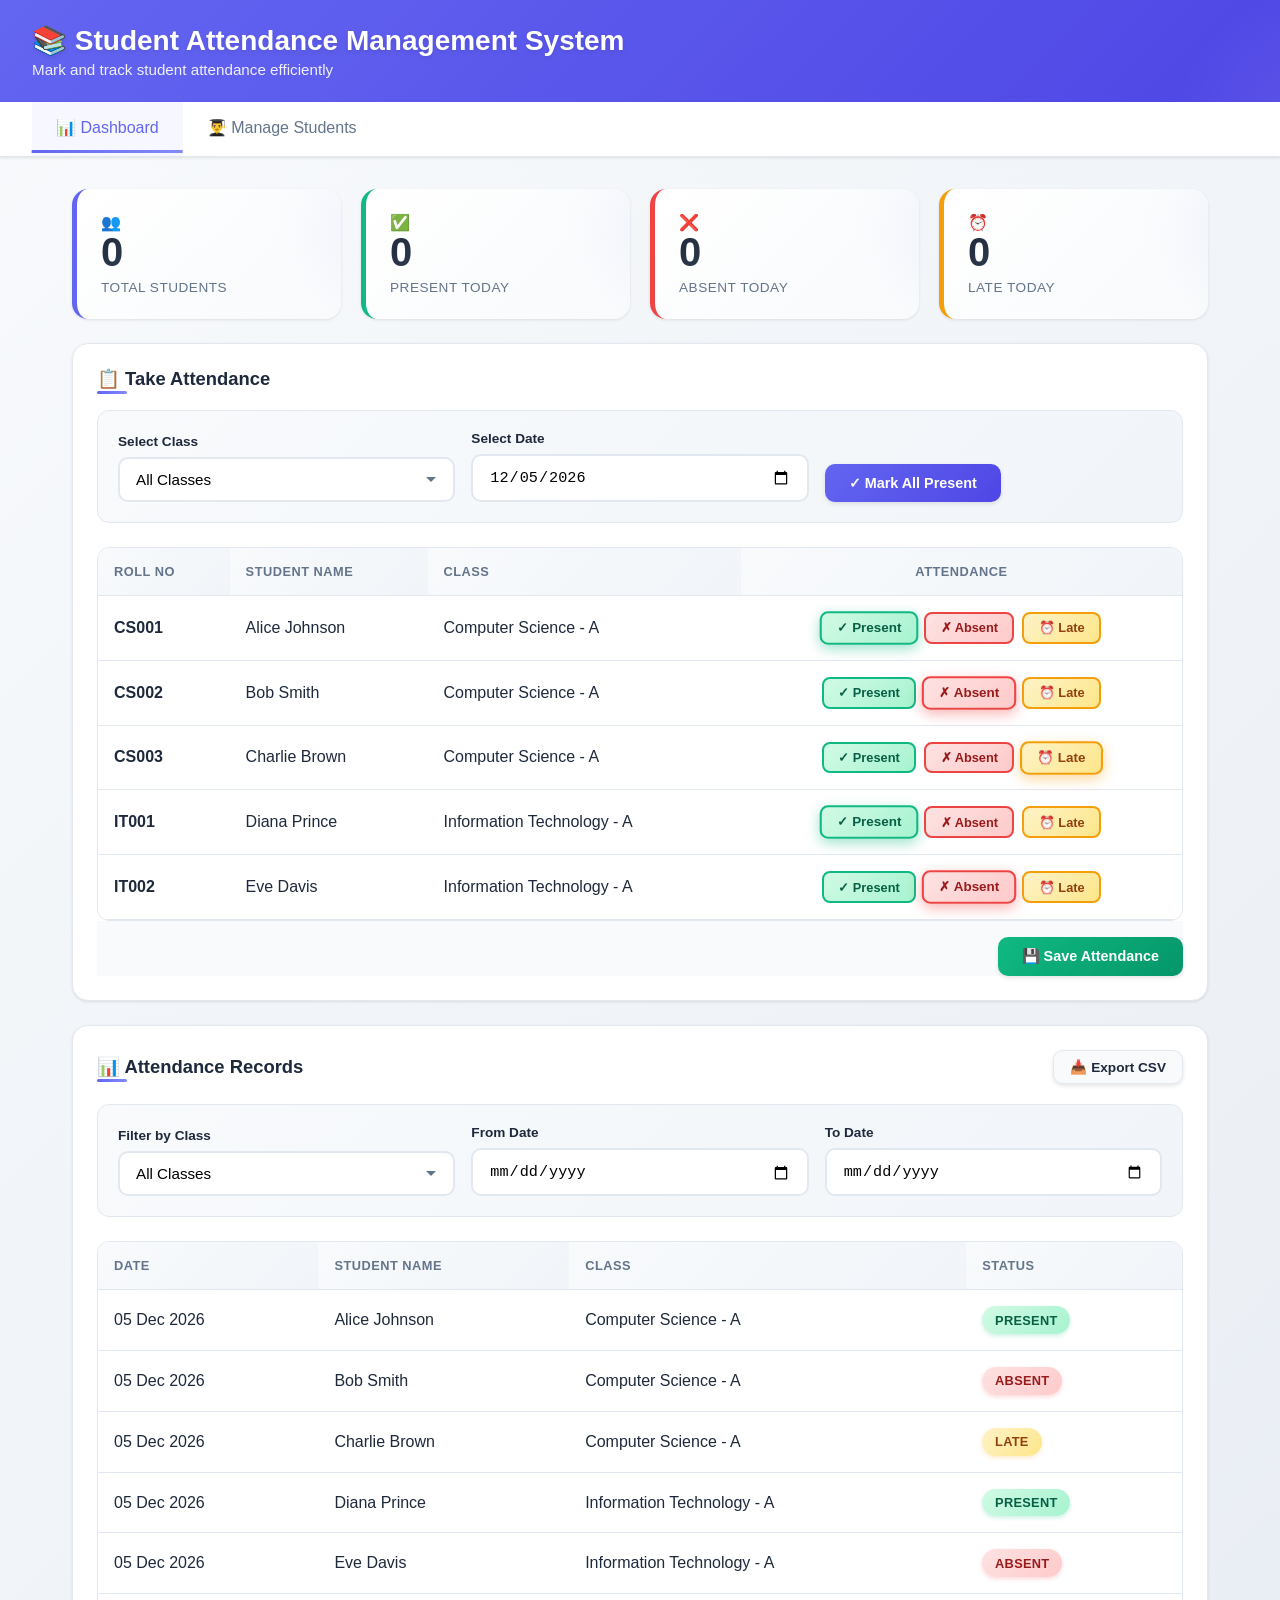
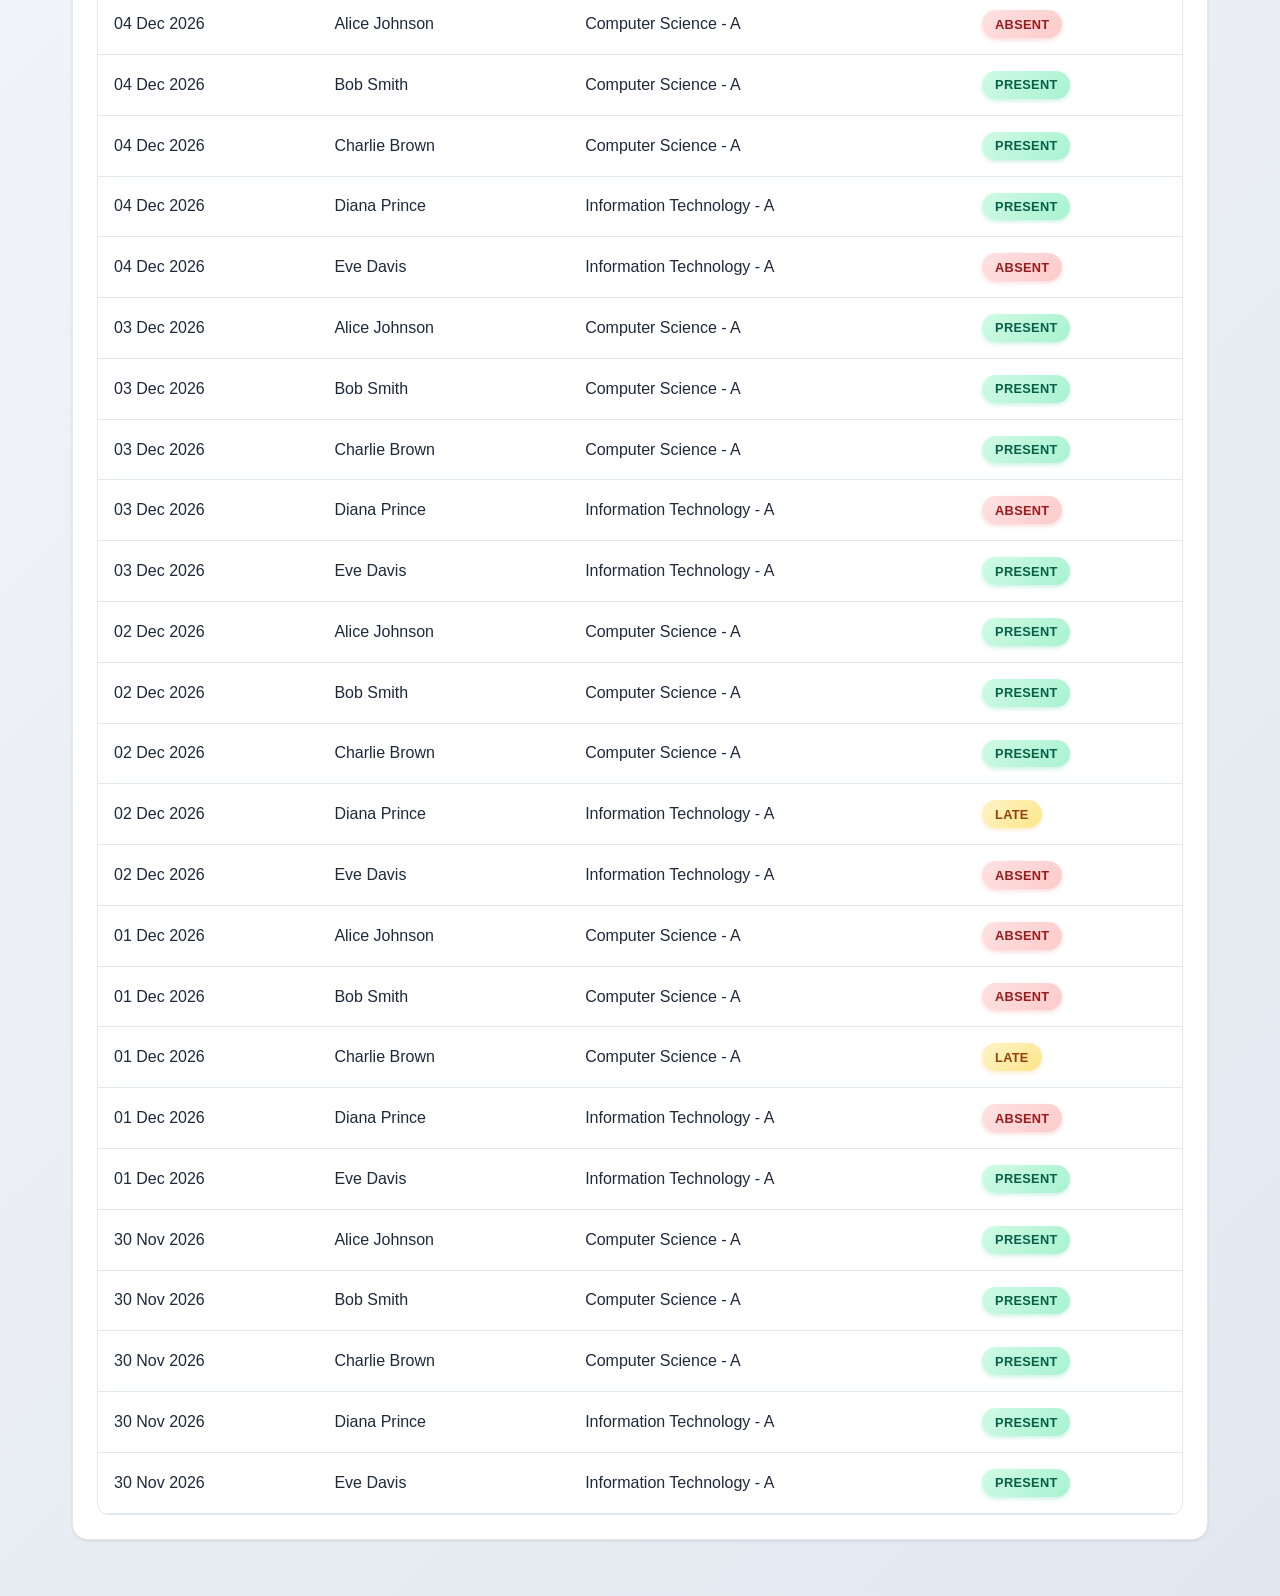
<file: index.html>
<!DOCTYPE html>
<html lang="en">
<head>
  <meta charset="UTF-8">
  <meta name="viewport" content="width=device-width, initial-scale=1.0">
  <title>Attendance Management System</title>
  <link rel="stylesheet" href="style.css">
</head>
<body>
  <div class="header">
    <h1>📚 Student Attendance Management System</h1>
    <p>Mark and track student attendance efficiently</p>
  </div>

  <nav class="nav">
    <a href="index.html" class="active">📊 Dashboard</a>
    <a href="admin.html">👨‍🎓 Manage Students</a>
  </nav>

  <div class="container">
    <div id="alert" class="alert"></div>

    <!-- Stats -->
    <div class="stats-grid">
      <div class="stat-card">
        <div class="stat-icon">👥</div>
        <div class="stat-value" id="totalStudents">0</div>
        <div class="stat-label">Total Students</div>
      </div>
      <div class="stat-card success">
        <div class="stat-icon">✅</div>
        <div class="stat-value" id="presentCount">0</div>
        <div class="stat-label">Present Today</div>
      </div>
      <div class="stat-card danger">
        <div class="stat-icon">❌</div>
        <div class="stat-value" id="absentCount">0</div>
        <div class="stat-label">Absent Today</div>
      </div>
      <div class="stat-card warning">
        <div class="stat-icon">⏰</div>
        <div class="stat-value" id="lateCount">0</div>
        <div class="stat-label">Late Today</div>
      </div>
    </div>

    <!-- Filters -->
    <div class="card">
      <div class="card-header">
        <div class="card-title">📋 Take Attendance</div>
      </div>
      <div class="filters">
        <div class="form-group">
          <label>Select Class</label>
          <select class="form-control" id="classFilter" onchange="handleClassSelect(this, 'classFilter')">
            <option value="">All Classes</option>
          </select>
        </div>
        <div class="form-group">
          <label>Select Date</label>
          <input type="date" class="form-control" id="dateFilter" onchange="loadAttendance()">
        </div>
        <div class="form-group">
          <label>&nbsp;</label>
          <button class="btn btn-primary" onclick="markAllPresent()">✓ Mark All Present</button>
        </div>
      </div>

      <div class="table-container">
        <table>
          <thead>
            <tr>
              <th>Roll No</th>
              <th>Student Name</th>
              <th>Class</th>
              <th style="text-align: center;">Attendance</th>
            </tr>
          </thead>
          <tbody id="attendanceTable">
          </tbody>
        </table>
      </div>

      <div class="modal-footer" style="border: none; padding: 1rem 0 0;">
        <button class="btn btn-success" onclick="saveAttendance()">💾 Save Attendance</button>
      </div>
    </div>

    <!-- Attendance Records -->
    <div class="card">
      <div class="card-header">
        <div class="card-title">📊 Attendance Records</div>
        <button class="btn btn-secondary btn-sm" onclick="exportRecords()">📥 Export CSV</button>
      </div>
      <div class="filters">
        <div class="form-group">
          <label>Filter by Class</label>
              <select class="form-control" id="recordClassFilter" onchange="handleClassSelect(this, 'recordClassFilter')">
                <option value="">All Classes</option>
              </select>
        </div>
        <div class="form-group">
          <label>From Date</label>
          <input type="date" class="form-control" id="recordFromDate" onchange="loadRecords()">
        </div>
        <div class="form-group">
          <label>To Date</label>
          <input type="date" class="form-control" id="recordToDate" onchange="loadRecords()">
        </div>
      </div>
      <div class="table-container">
        <table>
          <thead>
            <tr>
              <th>Date</th>
              <th>Student Name</th>
              <th>Class</th>
              <th>Status</th>
            </tr>
          </thead>
          <tbody id="recordsTable">
          </tbody>
        </table>
      </div>
    </div>
  </div>

  <script src="app.js"></script>
  <script>
    let currentAttendance = {};

    document.addEventListener('DOMContentLoaded', () => {
      initDashboard();
      document.getElementById('dateFilter').valueAsDate = new Date();
      populateAllClassDropdowns();
      loadAttendance();
      loadRecords();
    });

    function populateAllClassDropdowns() {
      const classes = Storage.getClasses();
      const dropdowns = ['classFilter', 'recordClassFilter'];

      dropdowns.forEach(id => {
        const select = document.getElementById(id);
        if (!select) return;
        select.innerHTML = '<option value="">All Classes</option>';
        classes.forEach(cls => {
          const opt = document.createElement('option');
          opt.value = cls.id;
          opt.textContent = `${cls.name} - ${cls.section}`;
          select.appendChild(opt);
        });
        const manageOpt = document.createElement('option');
        manageOpt.value = '__manage__';
        manageOpt.textContent = '⚙️ Manage Classes...';
        select.appendChild(manageOpt);
      });
    }

    function loadAttendance() {
      const classId = document.getElementById('classFilter').value;
      const date = document.getElementById('dateFilter').value;
      const students = Storage.getStudents().filter(s => !classId || s.classId == classId);

      const tbody = document.getElementById('attendanceTable');
      tbody.innerHTML = '';

      currentAttendance = {};

      if (students.length === 0) {
        tbody.innerHTML = '<tr><td colspan="4" class="text-center" style="color: var(--text-light);">No students found. Add students from Admin panel.</td></tr>';
        updateStats([]);
        return;
      }

      const existingRecords = Storage.getAttendance().filter(r => r.date === date);

      students.forEach(student => {
        const existing = existingRecords.find(r => r.studentId === student.id);
        currentAttendance[student.id] = existing ? existing.status : 'present';

        const row = document.createElement('tr');
        row.innerHTML = `
          <td><strong>${student.rollNo}</strong></td>
          <td>${student.name}</td>
          <td>${getClassName(student.classId)}</td>
          <td style="text-align: center;">
            <div class="attendance-actions">
              <button class="attendance-btn present ${currentAttendance[student.id] === 'present' ? 'selected' : ''}" onclick="setAttendance('${student.id}', 'present')">✓ Present</button>
              <button class="attendance-btn absent ${currentAttendance[student.id] === 'absent' ? 'selected' : ''}" onclick="setAttendance('${student.id}', 'absent')">✗ Absent</button>
              <button class="attendance-btn late ${currentAttendance[student.id] === 'late' ? 'selected' : ''}" onclick="setAttendance('${student.id}', 'late')">⏰ Late</button>
            </div>
          </td>
        `;
        tbody.appendChild(row);
      });

      updateStats(students);
    }

    function setAttendance(studentId, status) {
      currentAttendance[studentId] = status;
      document.querySelectorAll('.attendance-btn').forEach(btn => btn.classList.remove('selected'));
      event.target.classList.add('selected');
    }

    function updateStats(students) {
      const date = document.getElementById('dateFilter').value;
      const classId = document.getElementById('classFilter').value;

      if (!date) {
        document.getElementById('totalStudents').textContent = students.length;
        document.getElementById('presentCount').textContent = '0';
        document.getElementById('absentCount').textContent = '0';
        document.getElementById('lateCount').textContent = '0';
        return;
      }

      const stats = getClassStats(classId, date);
      document.getElementById('totalStudents').textContent = stats.total;
      document.getElementById('presentCount').textContent = stats.present;
      document.getElementById('absentCount').textContent = stats.absent;
      document.getElementById('lateCount').textContent = stats.late;
    }

    function markAllPresent() {
      Object.keys(currentAttendance).forEach(id => {
        currentAttendance[id] = 'present';
      });
      loadAttendance();
      showAlert('All students marked as present', 'success');
    }

    function saveAttendance() {
      const date = document.getElementById('dateFilter').value;
      const classId = document.getElementById('classFilter').value;

      if (!date) {
        showAlert('Please select a date', 'danger');
        return;
      }

      let records = Storage.getAttendance();
      records = records.filter(r => classId ? !(r.date === date && r.classId == classId) : r.date !== date);

      Object.entries(currentAttendance).forEach(([studentId, status]) => {
        records.push({
          id: generateId(),
          studentId,
          classId: classId || Storage.getStudents().find(s => s.id === studentId)?.classId,
          date,
          status,
          timestamp: new Date().toISOString()
        });
      });

      Storage.setAttendance(records);
      showAlert('Attendance saved successfully!', 'success');
      loadAttendance();
      loadRecords();
    }

    function loadRecords() {
      const classId = document.getElementById('recordClassFilter').value;
      const fromDate = document.getElementById('recordFromDate').value;
      const toDate = document.getElementById('recordToDate').value;

      let records = Storage.getAttendance();

      if (classId) records = records.filter(r => r.classId == classId);
      if (fromDate) records = records.filter(r => r.date >= fromDate);
      if (toDate) records = records.filter(r => r.date <= toDate);

      records.sort((a, b) => new Date(b.date) - new Date(a.date));

      const tbody = document.getElementById('recordsTable');
      tbody.innerHTML = '';

      if (records.length === 0) {
        tbody.innerHTML = '<tr><td colspan="4" class="text-center" style="color: var(--text-light);">No records found.</td></tr>';
        return;
      }

      records.forEach(record => {
        const row = document.createElement('tr');
        row.innerHTML = `
          <td>${formatDate(record.date)}</td>
          <td>${getStudentName(record.studentId)}</td>
          <td>${getClassName(record.classId)}</td>
          <td><span class="badge badge-${record.status === 'present' ? 'success' : record.status === 'absent' ? 'danger' : 'warning'}">${record.status}</span></td>
        `;
        tbody.appendChild(row);
      });
    }

    function exportRecords() {
      const classId = document.getElementById('recordClassFilter').value;
      const fromDate = document.getElementById('recordFromDate').value;
      const toDate = document.getElementById('recordToDate').value;

      let records = Storage.getAttendance();

      if (classId) records = records.filter(r => r.classId == classId);
      if (fromDate) records = records.filter(r => r.date >= fromDate);
      if (toDate) records = records.filter(r => r.date <= toDate);

      if (records.length === 0) {
        showAlert('No records to export', 'danger');
        return;
      }

      const data = records.map(r => ({
        Date: formatDate(r.date),
        'Student Name': getStudentName(r.studentId),
        Class: getClassName(r.classId),
        Status: r.status.toUpperCase()
      }));

      exportToCSV(data, `attendance_${new Date().toISOString().split('T')[0]}.csv`);
      showAlert('Records exported successfully!', 'success');
    }

    function populateAllClassDropdowns() {
      const classes = Storage.getClasses();
      const dropdowns = ['classFilter', 'recordClassFilter'];

      dropdowns.forEach(id => {
        const select = document.getElementById(id);
        if (!select) return;
        select.innerHTML = '<option value="">All Classes</option>';
        classes.forEach(cls => {
          const opt = document.createElement('option');
          opt.value = cls.id;
          opt.textContent = `${cls.name} - ${cls.section}`;
          select.appendChild(opt);
        });
        const manageOpt = document.createElement('option');
        manageOpt.value = '__manage__';
        manageOpt.textContent = '⚙️ Manage Classes...';
        select.appendChild(manageOpt);
      });
    }

    function handleClassSelect(selectElement, source) {
      if (selectElement.value === '__manage__') {
        openClassManager();
        selectElement.value = '';
      }
    }

    function openClassManager() {
      loadClassesInModal();
      openModal('classManagerModal');
    }

    function loadClassesInModal() {
      const classes = Storage.getClasses();
      const tbody = document.getElementById('classesTable');
      tbody.innerHTML = '';

      if (classes.length === 0) {
        tbody.innerHTML = '<tr><td colspan="5" class="text-center" style="color: var(--text-light);">No classes found. Add a class above.</td></tr>';
        return;
      }

      classes.forEach(cls => {
        const studentCount = Storage.getStudents().filter(s => s.classId == cls.id).length;
        const row = document.createElement('tr');
        row.innerHTML = `
          <td><strong>${cls.name}</strong></td>
          <td>${cls.section}</td>
          <td>${cls.year}</td>
          <td><span class="badge badge-success">${studentCount}</span></td>
          <td style="text-align: right;">
            <button class="btn btn-danger btn-sm" onclick="deleteClass(${cls.id})">🗑 Delete</button>
          </td>
        `;
        tbody.appendChild(row);
      });
    }

    function addClassFromModal(e) {
      e.preventDefault();
      const classes = Storage.getClasses();

      const name = document.getElementById('className').value.trim();
      const section = document.getElementById('classSection').value.trim();
      const year = document.getElementById('classYear').value.trim();

      classes.push({
        id: Date.now(),
        name,
        section,
        year
      });

      Storage.setClasses(classes);
      showAlert('Class added successfully!', 'success');

      document.getElementById('className').value = '';
      document.getElementById('classSection').value = '';
      document.getElementById('classYear').value = '';

      loadClassesInModal();
      populateAllClassDropdowns();
    }

    function deleteClass(classId) {
      if (!confirm('Delete this class? All students in this class will also be deleted.')) return;

      const students = Storage.getStudents().filter(s => s.classId != classId);
      Storage.setStudents(students);

      const classes = Storage.getClasses().filter(c => c.id !== classId);
      Storage.setClasses(classes);

      showAlert('Class deleted successfully!', 'success');
      loadClassesInModal();
      populateAllClassDropdowns();
      loadAttendance();
    }
  </script>

  <!-- Class Management Modal -->
  <div class="modal-overlay" id="classManagerModal">
    <div class="modal" style="max-width: 600px;">
      <div class="modal-header">
        <div class="modal-title">🏫 Manage Classes</div>
        <button class="modal-close" onclick="closeModal('classManagerModal')">&times;</button>
      </div>
      <div class="modal-body">
        <form onsubmit="addClassFromModal(event)" style="margin-bottom: 1.5rem; padding: 1rem; background: var(--bg); border-radius: 12px;">
          <div style="display: flex; gap: 0.75rem; align-items: flex-end; flex-wrap: wrap;">
            <div style="flex: 1; min-width: 150px;">
              <label style="font-size: 0.85rem; font-weight: 600; margin-bottom: 0.4rem; display: block;">Class Name</label>
              <input type="text" class="form-control" id="className" required placeholder="e.g. Computer Science">
            </div>
            <div style="width: 80px;">
              <label style="font-size: 0.85rem; font-weight: 600; margin-bottom: 0.4rem; display: block;">Section</label>
              <input type="text" class="form-control" id="classSection" required placeholder="A">
            </div>
            <div style="width: 100px;">
              <label style="font-size: 0.85rem; font-weight: 600; margin-bottom: 0.4rem; display: block;">Year</label>
              <input type="text" class="form-control" id="classYear" required placeholder="2024-25">
            </div>
            <button type="submit" class="btn btn-primary" style="height: 42px;">+ Add</button>
          </div>
        </form>

        <div class="table-container" style="border: 1px solid var(--border); border-radius: 12px; overflow: hidden;">
          <table>
            <thead>
              <tr>
                <th>Class Name</th>
                <th>Section</th>
                <th>Year</th>
                <th>Students</th>
                <th style="text-align: right;">Actions</th>
              </tr>
            </thead>
            <tbody id="classesTable">
            </tbody>
          </table>
        </div>
      </div>
      <div class="modal-footer">
        <button type="button" class="btn btn-secondary" onclick="closeModal('classManagerModal')">Close</button>
      </div>
    </div>
  </div>
</body>
</html>
</file>
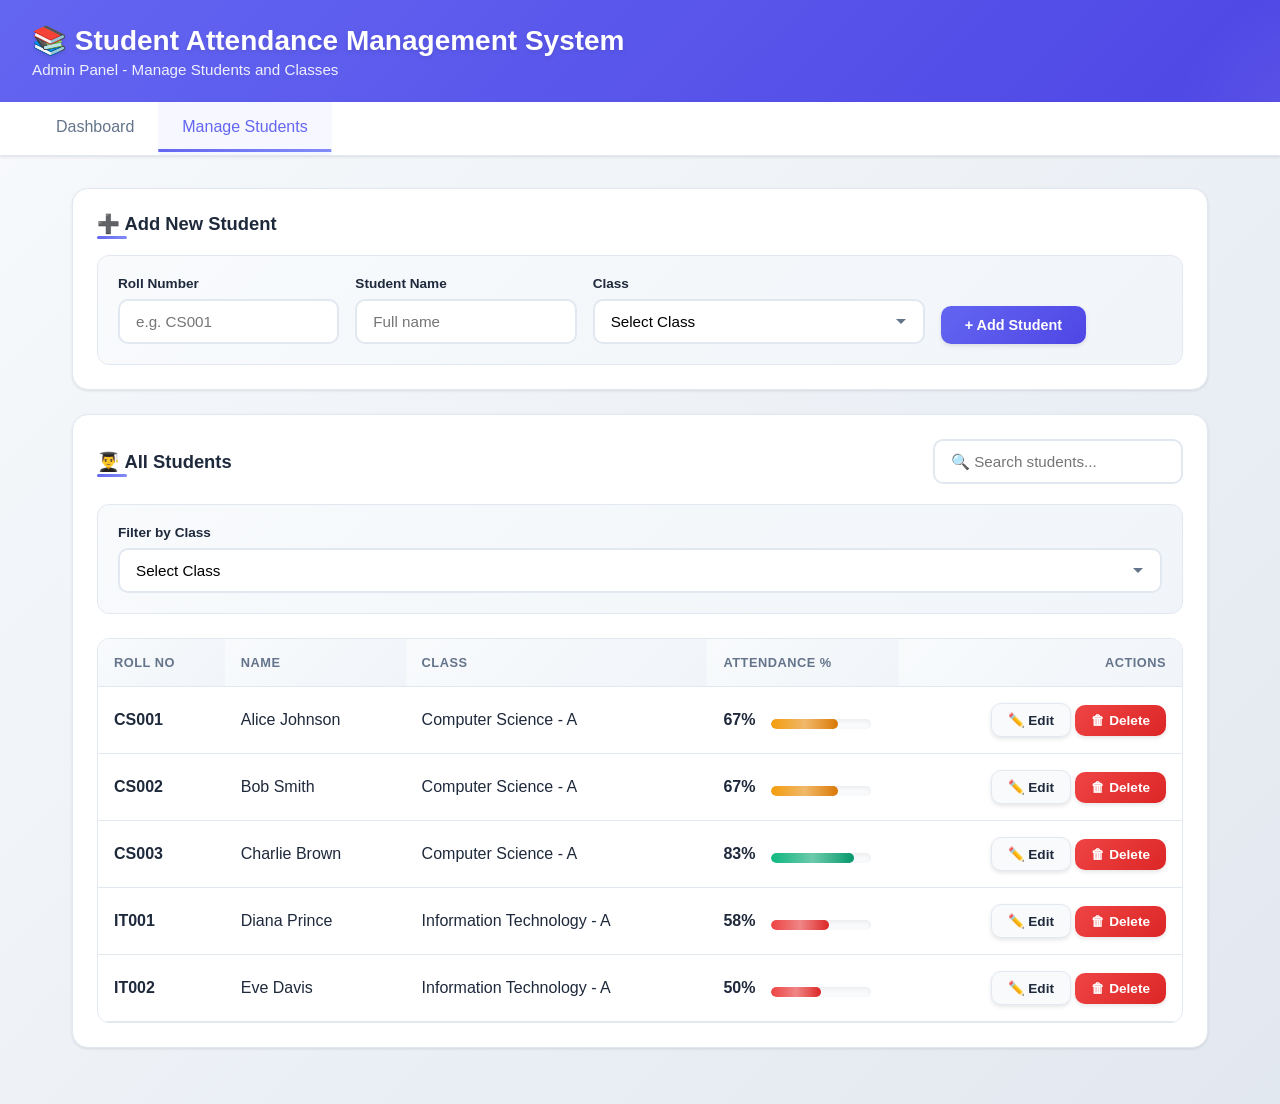
<file: admin.html>
<!DOCTYPE html>
<html lang="en">
<head>
  <meta charset="UTF-8">
  <meta name="viewport" content="width=device-width, initial-scale=1.0">
  <title>Manage Students - Attendance System</title>
  <link rel="stylesheet" href="style.css">
</head>
<body>
  <div class="header">
    <h1>📚 Student Attendance Management System</h1>
    <p>Admin Panel - Manage Students and Classes</p>
  </div>

  <nav class="nav">
    <a href="index.html">Dashboard</a>
    <a href="admin.html" class="active">Manage Students</a>
  </nav>

  <div class="container">
    <div id="alert" class="alert"></div>

    <!-- Add Student -->
    <div class="card">
      <div class="card-header">
        <div class="card-title">➕ Add New Student</div>
      </div>
      <form onsubmit="addStudent(event)">
        <div class="filters" style="margin-bottom: 0;">
          <div class="form-group">
            <label>Roll Number</label>
            <input type="text" class="form-control" id="studentRollNo" required placeholder="e.g. CS001">
          </div>
          <div class="form-group">
            <label>Student Name</label>
            <input type="text" class="form-control" id="studentName" required placeholder="Full name">
          </div>
          <div class="form-group" style="flex: 1.5;">
            <label>Class</label>
            <select class="form-control" id="studentClass" required onchange="handleClassSelect(this, 'studentClass')">
              <option value="">Select Class</option>
            </select>
          </div>
          <div class="form-group">
            <label>&nbsp;</label>
            <button type="submit" class="btn btn-primary">+ Add Student</button>
          </div>
        </div>
      </form>
    </div>

    <!-- Students List -->
    <div class="card">
      <div class="card-header">
        <div class="card-title">👨‍🎓 All Students</div>
        <input type="text" class="form-control" id="studentSearch" placeholder="🔍 Search students..." 
               oninput="loadStudents()" style="max-width: 250px;">
      </div>
      <div class="filters">
        <div class="form-group" style="flex: 1.5;">
          <label>Filter by Class</label>
          <select class="form-control" id="filterClass" onchange="handleClassSelect(this, 'filterClass')">
            <option value="">All Classes</option>
          </select>
        </div>
      </div>
      <div class="table-container">
        <table>
          <thead>
            <tr>
              <th>Roll No</th>
              <th>Name</th>
              <th>Class</th>
              <th>Attendance %</th>
              <th style="text-align: right;">Actions</th>
            </tr>
          </thead>
          <tbody id="studentsTable">
          </tbody>
        </table>
      </div>
    </div>
  </div>

  <!-- Class Management Modal -->
  <div class="modal-overlay" id="classManagerModal">
    <div class="modal" style="max-width: 600px;">
      <div class="modal-header">
        <div class="modal-title">🏫 Manage Classes</div>
        <button class="modal-close" onclick="closeModal('classManagerModal')">&times;</button>
      </div>
      <div class="modal-body">
        <form onsubmit="addClassFromModal(event)" style="margin-bottom: 1.5rem; padding: 1rem; background: var(--bg); border-radius: 12px;">
          <div style="display: flex; gap: 0.75rem; align-items: flex-end; flex-wrap: wrap;">
            <div style="flex: 1; min-width: 150px;">
              <label style="font-size: 0.85rem; font-weight: 600; margin-bottom: 0.4rem; display: block;">Class Name</label>
              <input type="text" class="form-control" id="className" required placeholder="e.g. Computer Science">
            </div>
            <div style="width: 80px;">
              <label style="font-size: 0.85rem; font-weight: 600; margin-bottom: 0.4rem; display: block;">Section</label>
              <input type="text" class="form-control" id="classSection" required placeholder="A">
            </div>
            <div style="width: 100px;">
              <label style="font-size: 0.85rem; font-weight: 600; margin-bottom: 0.4rem; display: block;">Year</label>
              <input type="text" class="form-control" id="classYear" required placeholder="2024-25">
            </div>
            <button type="submit" class="btn btn-primary" style="height: 42px;">+ Add</button>
          </div>
        </form>

        <div class="table-container" style="border: 1px solid var(--border); border-radius: 12px; overflow: hidden;">
          <table>
            <thead>
              <tr>
                <th>Class Name</th>
                <th>Section</th>
                <th>Year</th>
                <th>Students</th>
                <th style="text-align: right;">Actions</th>
              </tr>
            </thead>
            <tbody id="classesTable">
            </tbody>
          </table>
        </div>
      </div>
      <div class="modal-footer">
        <button type="button" class="btn btn-secondary" onclick="closeModal('classManagerModal')">Close</button>
      </div>
    </div>
  </div>

  <!-- Edit Student Modal -->
  <div class="modal-overlay" id="editStudentModal">
    <div class="modal">
      <div class="modal-header">
        <div class="modal-title">✏️ Edit Student</div>
        <button class="modal-close" onclick="closeModal('editStudentModal')">&times;</button>
      </div>
      <form onsubmit="updateStudent(event)">
        <div class="modal-body">
          <input type="hidden" id="editStudentId">
          <div class="form-group">
            <label>Roll Number</label>
            <input type="text" class="form-control" id="editRollNo" required>
          </div>
          <div class="form-group">
            <label>Student Name</label>
            <input type="text" class="form-control" id="editStudentName" required>
          </div>
          <div class="form-group">
            <label>Class</label>
            <select class="form-control" id="editStudentClass" required onchange="handleClassSelect(this, 'editStudentClass')">
              <option value="">Select Class</option>
            </select>
          </div>
        </div>
        <div class="modal-footer">
          <button type="button" class="btn btn-secondary" onclick="closeModal('editStudentModal')">Cancel</button>
          <button type="submit" class="btn btn-primary">Update Student</button>
        </div>
      </form>
    </div>
  </div>

  <script src="app.js"></script>
  <script>
    let currentModalSource = null;

    document.addEventListener('DOMContentLoaded', () => {
      initDashboard();
      populateAllClassDropdowns();
      loadStudents();
    });

    function populateAllClassDropdowns() {
      const classes = Storage.getClasses();
      const dropdowns = ['studentClass', 'editStudentClass', 'filterClass'];

      dropdowns.forEach(id => {
        const select = document.getElementById(id);
        if (!select) return;
        select.innerHTML = '<option value="">Select Class</option>';
        classes.forEach(cls => {
          const opt = document.createElement('option');
          opt.value = cls.id;
          opt.textContent = `${cls.name} - ${cls.section}`;
          select.appendChild(opt);
        });
        const manageOpt = document.createElement('option');
        manageOpt.value = '__manage__';
        manageOpt.textContent = '⚙️ Manage Classes...';
        select.appendChild(manageOpt);
      });
    }

    function handleClassSelect(selectElement, source) {
      if (selectElement.value === '__manage__') {
        currentModalSource = source;
        openClassManager();
        selectElement.value = '';
      }
    }

    function openClassManager() {
      loadClassesInModal();
      openModal('classManagerModal');
    }

    function loadClassesInModal() {
      const classes = Storage.getClasses();
      const tbody = document.getElementById('classesTable');
      tbody.innerHTML = '';

      if (classes.length === 0) {
        tbody.innerHTML = '<tr><td colspan="5" class="text-center" style="color: var(--text-light);">No classes found. Add a class above.</td></tr>';
        return;
      }

      classes.forEach(cls => {
        const studentCount = Storage.getStudents().filter(s => s.classId == cls.id).length;
        const row = document.createElement('tr');
        row.innerHTML = `
          <td><strong>${cls.name}</strong></td>
          <td>${cls.section}</td>
          <td>${cls.year}</td>
          <td><span class="badge badge-success">${studentCount}</span></td>
          <td style="text-align: right;">
            <button class="btn btn-danger btn-sm" onclick="deleteClass(${cls.id})">🗑 Delete</button>
          </td>
        `;
        tbody.appendChild(row);
      });
    }

    function addClassFromModal(e) {
      e.preventDefault();
      const classes = Storage.getClasses();

      const name = document.getElementById('className').value.trim();
      const section = document.getElementById('classSection').value.trim();
      const year = document.getElementById('classYear').value.trim();

      classes.push({
        id: Date.now(),
        name,
        section,
        year
      });

      Storage.setClasses(classes);
      showAlert('Class added successfully!', 'success');

      document.getElementById('className').value = '';
      document.getElementById('classSection').value = '';
      document.getElementById('classYear').value = '';

      loadClassesInModal();
      populateAllClassDropdowns();
    }

    function addStudent(e) {
      e.preventDefault();
      const students = Storage.getStudents();

      const rollNo = document.getElementById('studentRollNo').value.trim();
      const name = document.getElementById('studentName').value.trim();
      const classId = document.getElementById('studentClass').value;

      if (students.some(s => s.rollNo.toLowerCase() === rollNo.toLowerCase())) {
        showAlert('Student with this roll number already exists!', 'danger');
        return;
      }

      students.push({
        id: generateId(),
        rollNo,
        name,
        classId,
        createdAt: new Date().toISOString()
      });

      Storage.setStudents(students);
      showAlert('Student added successfully!', 'success');

      e.target.reset();
      loadStudents();
    }

    function loadStudents() {
      const search = document.getElementById('studentSearch')?.value.toLowerCase() || '';
      const classId = document.getElementById('filterClass')?.value || '';

      let students = Storage.getStudents();

      if (search) {
        students = students.filter(s => 
          s.name.toLowerCase().includes(search) || 
          s.rollNo.toLowerCase().includes(search)
        );
      }

      if (classId) {
        students = students.filter(s => s.classId == classId);
      }

      const tbody = document.getElementById('studentsTable');
      tbody.innerHTML = '';

      if (students.length === 0) {
        tbody.innerHTML = '<tr><td colspan="5" class="text-center" style="color: var(--text-light);">No students found.</td></tr>';
        return;
      }

      students.forEach(student => {
        const stats = calculateAttendanceStats(student.id, student.classId);
        const row = document.createElement('tr');
        row.innerHTML = `
          <td><strong>${student.rollNo}</strong></td>
          <td>${student.name}</td>
          <td>${getClassName(student.classId)}</td>
          <td>
            <div style="display: flex; align-items: center; gap: 0.5rem;">
              <span style="font-weight: 600; min-width: 40px;">${stats.percentage}%</span>
              <div class="progress-bar" style="flex: 1; max-width: 100px;">
                <div class="progress-fill ${stats.percentage >= 75 ? 'success' : stats.percentage >= 60 ? 'warning' : 'danger'}" 
                     style="width: ${stats.percentage}%"></div>
              </div>
            </div>
          </td>
          <td style="text-align: right;">
            <button class="btn btn-secondary btn-sm" onclick="editStudent('${student.id}')">✏️ Edit</button>
            <button class="btn btn-danger btn-sm" onclick="deleteStudent('${student.id}')">🗑 Delete</button>
          </td>
        `;
        tbody.appendChild(row);
      });
    }

    function editStudent(studentId) {
      const student = Storage.getStudents().find(s => s.id === studentId);
      if (!student) return;

      document.getElementById('editStudentId').value = student.id;
      document.getElementById('editRollNo').value = student.rollNo;
      document.getElementById('editStudentName').value = student.name;
      document.getElementById('editStudentClass').value = student.classId;

      openModal('editStudentModal');
    }

    function updateStudent(e) {
      e.preventDefault();
      const students = Storage.getStudents();
      const id = document.getElementById('editStudentId').value;
      const rollNo = document.getElementById('editRollNo').value.trim();
      const name = document.getElementById('editStudentName').value.trim();
      const classId = document.getElementById('editStudentClass').value;

      const student = students.find(s => s.id === id);
      if (!student) return;

      if (students.some(s => s.id !== id && s.rollNo.toLowerCase() === rollNo.toLowerCase())) {
        showAlert('Another student with this roll number exists!', 'danger');
        return;
      }

      student.rollNo = rollNo;
      student.name = name;
      student.classId = classId;

      Storage.setStudents(students);
      showAlert('Student updated successfully!', 'success');
      closeModal('editStudentModal');
      loadStudents();
    }

    function deleteStudent(studentId) {
      if (!confirm('Delete this student? All attendance records will also be deleted.')) return;

      const records = Storage.getAttendance().filter(r => r.studentId !== studentId);
      Storage.setAttendance(records);

      const students = Storage.getStudents().filter(s => s.id !== studentId);
      Storage.setStudents(students);

      showAlert('Student deleted successfully!', 'success');
      loadStudents();
    }

    function deleteClass(classId) {
      if (!confirm('Delete this class? All students in this class will also be deleted.')) return;

      const students = Storage.getStudents().filter(s => s.classId != classId);
      Storage.setStudents(students);

      const classes = Storage.getClasses().filter(c => c.id !== classId);
      Storage.setClasses(classes);

      showAlert('Class deleted successfully!', 'success');
      loadClassesInModal();
      populateAllClassDropdowns();
      loadStudents();
    }
  </script>
</body>
</html>
</file>
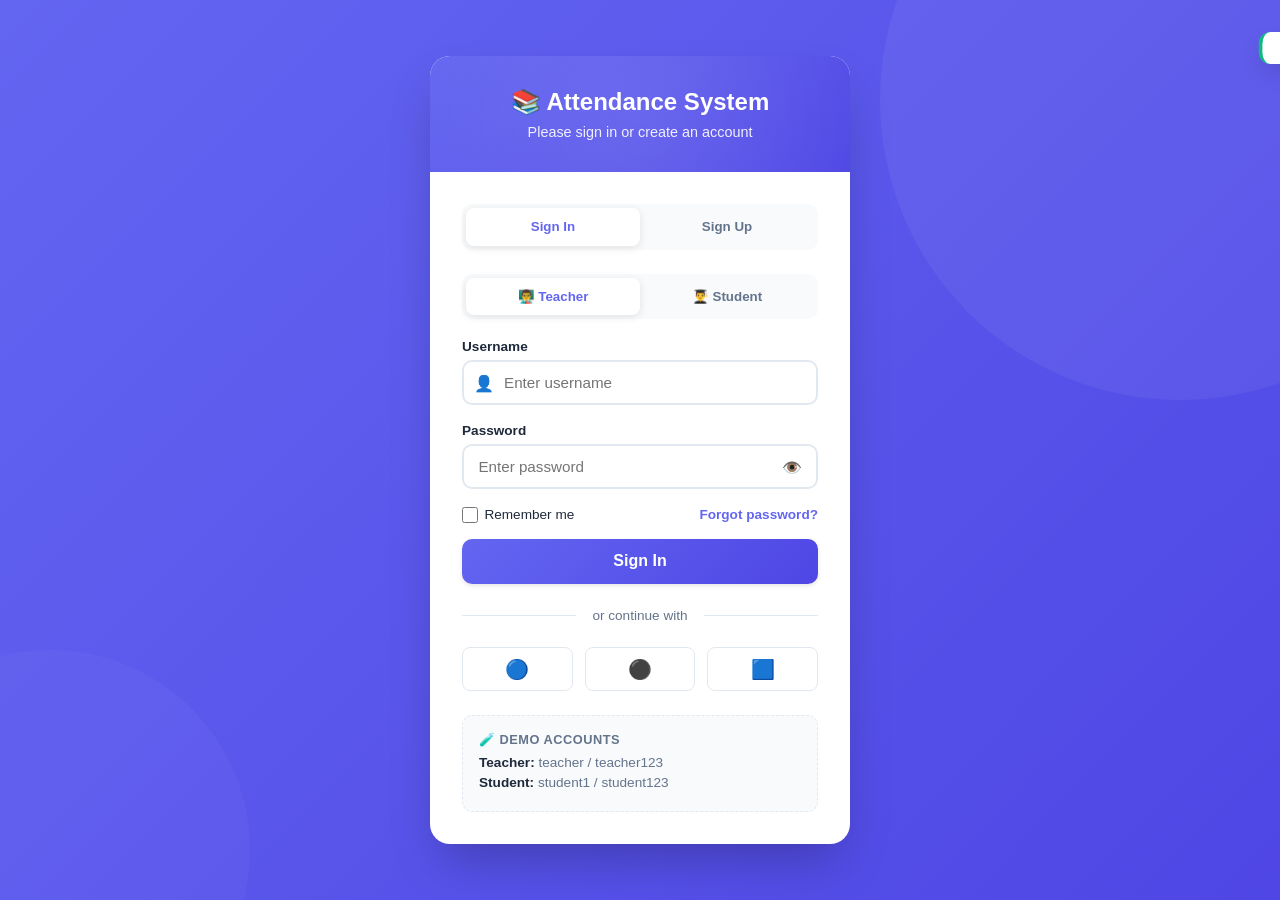
<file: login.html>
<!DOCTYPE html>
<html lang="en">
<head>
  <meta charset="UTF-8">
  <meta name="viewport" content="width=device-width, initial-scale=1.0">
  <title>Attendance Management System</title>
  <link rel="stylesheet" href="style.css">
  <style>
    .login-wrapper {
      min-height: 100vh;
      display: flex;
      align-items: center;
      justify-content: center;
      background: linear-gradient(135deg, var(--primary) 0%, var(--primary-dark) 100%);
      padding: 2rem;
      position: relative;
      overflow: hidden;
    }

    .login-wrapper::before {
      content: '';
      position: absolute;
      width: 600px;
      height: 600px;
      background: rgba(255,255,255,0.05);
      border-radius: 50%;
      top: -200px;
      right: -200px;
      animation: float 6s ease-in-out infinite;
    }

    .login-wrapper::after {
      content: '';
      position: absolute;
      width: 400px;
      height: 400px;
      background: rgba(255,255,255,0.03);
      border-radius: 50%;
      bottom: -150px;
      left: -150px;
      animation: float 8s ease-in-out infinite reverse;
    }

    @keyframes float {
      0%, 100% { transform: translateY(0) rotate(0deg); }
      50% { transform: translateY(-20px) rotate(5deg); }
    }

    .login-card {
      background: white;
      border-radius: 20px;
      box-shadow: 0 25px 50px -12px rgba(0,0,0,0.25);
      width: 100%;
      max-width: 420px;
      overflow: hidden;
      position: relative;
      z-index: 1;
      animation: bounceIn 0.6s ease-out;
    }

    .login-header {
      background: linear-gradient(135deg, var(--primary) 0%, var(--primary-dark) 100%);
      color: white;
      padding: 2rem;
      text-align: center;
      position: relative;
      overflow: hidden;
    }

    .login-header::before {
      content: '';
      position: absolute;
      top: -50%;
      left: -50%;
      width: 200%;
      height: 200%;
      background: radial-gradient(circle, rgba(255,255,255,0.1) 0%, transparent 60%);
      animation: pulse 3s ease-in-out infinite;
    }

    .login-header h1 {
      font-size: 1.5rem;
      font-weight: 700;
      margin-bottom: 0.5rem;
      position: relative;
    }

    .login-header p {
      opacity: 0.9;
      font-size: 0.9rem;
      position: relative;
    }

    .login-body {
      padding: 2rem;
    }

    .auth-tabs {
      display: flex;
      background: var(--bg);
      border-radius: 10px;
      padding: 4px;
      margin-bottom: 1.5rem;
      position: relative;
    }

    .auth-tab {
      flex: 1;
      padding: 0.7rem;
      border: none;
      background: transparent;
      border-radius: 8px;
      font-weight: 600;
      cursor: pointer;
      transition: all 0.3s;
      color: var(--text-light);
      position: relative;
      z-index: 1;
    }

    .auth-tab.active {
      background: white;
      color: var(--primary);
      box-shadow: 0 2px 8px rgba(0,0,0,0.1);
    }

    .role-tabs {
      display: flex;
      background: var(--bg);
      border-radius: 10px;
      padding: 4px;
      margin-bottom: 1.25rem;
    }

    .role-tab {
      flex: 1;
      padding: 0.7rem;
      border: none;
      background: transparent;
      border-radius: 8px;
      font-weight: 600;
      cursor: pointer;
      transition: all 0.3s;
      color: var(--text-light);
    }

    .role-tab.active {
      background: white;
      color: var(--primary);
      box-shadow: 0 2px 8px rgba(0,0,0,0.1);
    }

    .form-group {
      margin-bottom: 1.1rem;
      position: relative;
    }

    .form-group label {
      display: block;
      font-size: 0.85rem;
      font-weight: 600;
      margin-bottom: 0.4rem;
      color: var(--text);
      transition: color 0.2s;
    }

    .form-group:focus-within label {
      color: var(--primary);
    }

    .form-control {
      width: 100%;
      padding: 0.75rem 0.9rem;
      border: 2px solid var(--border);
      border-radius: 10px;
      font-size: 0.95rem;
      transition: all 0.2s;
      background: white;
    }

    .form-control:focus {
      outline: none;
      border-color: var(--primary);
      box-shadow: 0 0 0 4px rgba(99, 102, 241, 0.1);
      transform: translateY(-1px);
    }

    .form-control:hover {
      border-color: #cbd5e1;
    }

    .password-wrapper {
      position: relative;
    }

    .password-toggle {
      position: absolute;
      right: 12px;
      top: 50%;
      transform: translateY(-50%);
      background: none;
      border: none;
      color: var(--text-light);
      cursor: pointer;
      font-size: 1rem;
      padding: 4px;
      transition: all 0.2s;
      border-radius: 4px;
    }

    .password-toggle:hover {
      color: var(--primary);
      background: var(--bg);
    }

    .btn {
      width: 100%;
      padding: 0.85rem;
      border: none;
      border-radius: 10px;
      background: linear-gradient(135deg, var(--primary) 0%, var(--primary-dark) 100%);
      color: white;
      font-size: 1rem;
      font-weight: 600;
      cursor: pointer;
      transition: all 0.2s;
      position: relative;
      overflow: hidden;
      display: flex;
      align-items: center;
      justify-content: center;
      gap: 0.5rem;
    }

    .btn:hover {
      transform: translateY(-1px);
      box-shadow: 0 4px 12px rgba(99, 102, 241, 0.3);
    }

    .btn:active {
      transform: translateY(0) scale(0.98);
    }

    .btn-loading {
      pointer-events: none;
      opacity: 0.8;
    }

    .btn-loading .btn-text {
      display: none;
    }

    .spinner {
      width: 20px;
      height: 20px;
      border: 2px solid rgba(255,255,255,0.3);
      border-top-color: white;
      border-radius: 50%;
      animation: spin 0.8s linear infinite;
      display: none;
    }

    .btn-loading .spinner {
      display: inline-block;
    }

    .demo-accounts {
      margin-top: 1.5rem;
      padding: 1rem;
      background: var(--bg);
      border-radius: 10px;
      font-size: 0.85rem;
      border: 1px dashed var(--border);
    }

    .demo-accounts h4 {
      font-size: 0.8rem;
      color: var(--text-light);
      margin-bottom: 0.5rem;
      text-transform: uppercase;
      letter-spacing: 0.5px;
      font-weight: 600;
    }

    .demo-accounts p {
      margin: 0.3rem 0;
      color: var(--text-light);
      font-size: 0.85rem;
    }

    .demo-accounts strong {
      color: var(--text);
      font-weight: 600;
    }

    .alert {
      padding: 0.85rem 1rem;
      border-radius: 10px;
      margin-bottom: 1rem;
      display: none;
      align-items: center;
      gap: 0.5rem;
      font-size: 0.9rem;
      font-weight: 500;
      animation: slideDown 0.3s ease-out;
    }

    @keyframes slideDown {
      from { opacity: 0; transform: translateY(-10px); }
      to { opacity: 1; transform: translateY(0); }
    }

    .alert.show { display: flex; }
    .alert-danger { background: #fee2e2; color: #991b1b; border: 1px solid #fecaca; }
    .alert-success { background: #dcfce7; color: #166534; border: 1px solid #bbf7d0; }
    .alert-warning { background: #fef3c7; color: #92400e; border: 1px solid #fcd34d; }

    .form-section {
      display: none;
      animation: slideUp 0.3s ease-out;
    }

    .form-section.active {
      display: block;
    }

    .password-hint {
      font-size: 0.8rem;
      color: var(--text-light);
      margin-top: 0.25rem;
      font-weight: 500;
    }

    .divider {
      display: flex;
      align-items: center;
      gap: 1rem;
      margin: 1.5rem 0;
      color: var(--text-light);
      font-size: 0.85rem;
    }

    .divider::before,
    .divider::after {
      content: '';
      flex: 1;
      height: 1px;
      background: var(--border);
    }

    .input-icon {
      position: absolute;
      left: 12px;
      top: 50%;
      transform: translateY(-50%);
      color: var(--text-light);
      font-size: 1rem;
      pointer-events: none;
      transition: color 0.2s;
    }

    .form-control.with-icon {
      padding-left: 2.5rem;
    }

    .form-group:focus-within .input-icon {
      color: var(--primary);
    }

    .remember-forgot {
      display: flex;
      justify-content: space-between;
      align-items: center;
      margin: 1rem 0;
      font-size: 0.85rem;
    }

    .remember-me {
      display: flex;
      align-items: center;
      gap: 0.4rem;
      cursor: pointer;
    }

    .remember-me input {
      width: 16px;
      height: 16px;
      accent-color: var(--primary);
      cursor: pointer;
    }

    .forgot-link {
      color: var(--primary);
      text-decoration: none;
      font-weight: 600;
      transition: color 0.2s;
    }

    .forgot-link:hover {
      color: var(--primary-dark);
      text-decoration: underline;
    }

    .social-login {
      display: flex;
      gap: 0.75rem;
      margin-top: 1rem;
    }

    .social-btn {
      flex: 1;
      padding: 0.6rem;
      border: 1px solid var(--border);
      background: white;
      border-radius: 8px;
      cursor: pointer;
      transition: all 0.2s;
      font-size: 1.2rem;
      display: flex;
      align-items: center;
      justify-content: center;
    }

    .social-btn:hover {
      background: var(--bg);
      transform: translateY(-2px);
    }

    .toast {
      position: fixed;
      top: 2rem;
      right: 2rem;
      padding: 1rem 1.5rem;
      background: white;
      border-radius: 12px;
      box-shadow: 0 10px 25px -5px rgba(0,0,0,0.15);
      display: flex;
      align-items: center;
      gap: 0.75rem;
      z-index: 1100;
      transform: translateX(120%);
      transition: transform 0.4s cubic-bezier(0.68, -0.55, 0.265, 1.55);
      border-left: 4px solid var(--success);
      font-weight: 500;
    }

    .toast.show {
      transform: translateX(0);
    }

    .toast.error {
      border-left-color: var(--danger);
    }

    .toast.warning {
      border-left-color: var(--warning);
    }
  </style>
</head>
<body>
  <div class="login-wrapper">
    <div class="login-card">
      <div class="login-header">
        <h1>📚 Attendance System</h1>
        <p>Please sign in or create an account</p>
      </div>
      <div class="login-body">
        <div id="alert" class="alert"></div>

        <div class="auth-tabs">
          <button class="auth-tab active" onclick="switchAuthTab('signin')">Sign In</button>
          <button class="auth-tab" onclick="switchAuthTab('signup')">Sign Up</button>
        </div>

        <!-- Sign In Form -->
        <form id="signinForm" class="form-section active" onsubmit="handleSignIn(event)">
          <div class="role-tabs">
            <button type="button" class="role-tab active" onclick="switchRole('teacher')">👨‍🏫 Teacher</button>
            <button type="button" class="role-tab" onclick="switchRole('student')">👨‍🎓 Student</button>
          </div>

          <div class="form-group">
            <label id="usernameLabel">Username</label>
            <div style="position: relative;">
              <span class="input-icon">👤</span>
              <input type="text" class="form-control with-icon" id="signinUsername" required placeholder="Enter username" style="padding-left: 2.5rem;">
            </div>
          </div>
          <div class="form-group">
            <label>Password</label>
            <div class="password-wrapper">
              <input type="password" class="form-control" id="signinPassword" required placeholder="Enter password" style="padding-right: 2.5rem;">
              <button type="button" class="password-toggle" onclick="togglePassword('signinPassword', this)">
                👁️
              </button>
            </div>
          </div>
          <input type="hidden" id="signinRole" value="teacher">

          <div class="remember-forgot">
            <label class="remember-me">
              <input type="checkbox" id="rememberMe">
              <span>Remember me</span>
            </label>
            <a href="#" class="forgot-link" onclick="showAlert('Password reset coming soon!', 'warning'); return false;">Forgot password?</a>
          </div>

          <button type="submit" class="btn" id="signinBtn">
            <span class="btn-text">Sign In</span>
            <span class="spinner"></span>
          </button>
        </form>

        <!-- Sign Up Form -->
        <form id="signupForm" class="form-section" onsubmit="handleSignUp(event)">
          <div class="role-tabs">
            <button type="button" class="role-tab active" onclick="switchRole('teacher')">👨‍🏫 Teacher</button>
            <button type="button" class="role-tab" onclick="switchRole('student')">👨‍🎓 Student</button>
          </div>

          <div class="form-group">
            <label>Full Name</label>
            <div style="position: relative;">
              <span class="input-icon">👤</span>
              <input type="text" class="form-control with-icon" id="signupName" required placeholder="Enter full name" style="padding-left: 2.5rem;">
            </div>
          </div>
          <div class="form-group">
            <label>Username</label>
            <div style="position: relative;">
              <span class="input-icon">@</span>
              <input type="text" class="form-control with-icon" id="signupUsername" required placeholder="Choose a username" style="padding-left: 2.5rem;">
            </div>
          </div>
          <div class="form-group">
            <label>Password</label>
            <div class="password-wrapper">
              <input type="password" class="form-control" id="signupPassword" required placeholder="Create password" minlength="6" style="padding-right: 2.5rem;">
              <button type="button" class="password-toggle" onclick="togglePassword('signupPassword', this)">
                👁️
              </button>
            </div>
            <p class="password-hint">Minimum 6 characters</p>
          </div>
          <div class="form-group">
            <label>Confirm Password</label>
            <div class="password-wrapper">
              <input type="password" class="form-control" id="signupConfirmPassword" required placeholder="Confirm password" style="padding-right: 2.5rem;">
              <button type="button" class="password-toggle" onclick="togglePassword('signupConfirmPassword', this)">
                👁️
              </button>
            </div>
          </div>
          <input type="hidden" id="signupRole" value="teacher">
          <button type="submit" class="btn" id="signupBtn">
            <span class="btn-text">Create Account</span>
            <span class="spinner"></span>
          </button>
        </form>

        <div class="divider">or continue with</div>

        <div class="social-login">
          <button type="button" class="social-btn" onclick="showToast('Social login coming soon!', 'warning')" title="Google">🔵</button>
          <button type="button" class="social-btn" onclick="showToast('Social login coming soon!', 'warning')" title="GitHub">⚫</button>
          <button type="button" class="social-btn" onclick="showToast('Social login coming soon!', 'warning')" title="Microsoft">🟦</button>
        </div>

        <div class="demo-accounts">
          <h4>🧪 Demo Accounts</h4>
          <p><strong>Teacher:</strong> teacher / teacher123</p>
          <p><strong>Student:</strong> student1 / student123</p>
        </div>
      </div>
    </div>
  </div>

  <div id="toast" class="toast"></div>

  <script src="app.js"></script>
  <script>
    let currentRole = 'teacher';

    function showToast(message, type = 'success') {
      const toast = document.getElementById('toast');
      toast.textContent = message;
      toast.className = `toast ${type === 'danger' ? 'error' : type === 'warning' ? 'warning' : ''}`;
      toast.classList.add('show');

      setTimeout(() => {
        toast.classList.remove('show');
      }, 3000);
    }

    function switchAuthTab(tab) {
      document.querySelectorAll('.auth-tab').forEach(t => t.classList.remove('active'));
      document.querySelectorAll('.form-section').forEach(f => f.classList.remove('active'));

      if (tab === 'signin') {
        document.querySelectorAll('.auth-tab')[0].classList.add('active');
        document.getElementById('signinForm').classList.add('active');
      } else {
        document.querySelectorAll('.auth-tab')[1].classList.add('active');
        document.getElementById('signupForm').classList.add('active');
      }
    }

    function switchRole(role) {
      currentRole = role;
      const activeForm = document.querySelector('.form-section.active');
      if (activeForm.id === 'signinForm') {
        document.getElementById('signinRole').value = role;
        document.getElementById('usernameLabel').textContent = role === 'teacher' ? 'Username' : 'Student ID / Username';
      } else {
        document.getElementById('signupRole').value = role;
      }

      const tabs = activeForm.querySelectorAll('.role-tab');
      tabs.forEach(tab => tab.classList.remove('active'));
      if (role === 'teacher') {
        tabs[0].classList.add('active');
      } else {
        tabs[1].classList.add('active');
      }
    }

    function togglePassword(inputId, btn) {
      const input = document.getElementById(inputId);
      if (input.type === 'password') {
        input.type = 'text';
        btn.textContent = '🙈';
      } else {
        input.type = 'password';
        btn.textContent = '👁️';
      }
    }

    function setButtonLoading(btnId, loading) {
      const btn = document.getElementById(btnId);
      if (loading) {
        btn.classList.add('btn-loading');
      } else {
        btn.classList.remove('btn-loading');
      }
    }

    function handleSignIn(e) {
      e.preventDefault();
      const username = document.getElementById('signinUsername').value.trim();
      const password = document.getElementById('signinPassword').value;
      const role = document.getElementById('signinRole').value;

      setButtonLoading('signinBtn', true);

      setTimeout(() => {
        const users = Storage.getUsers();
        const user = users.find(u => u.username === username && u.password === password && u.role === role);

        if (!user) {
          showToast('Invalid credentials. Please try again.', 'danger');
          setButtonLoading('signinBtn', false);
          return;
        }

        const session = {
          userId: user.id,
          username: user.username,
          role: user.role,
          name: user.name
        };

        if (user.role === 'student') {
          session.studentId = user.studentId;
        }

        Storage.setSession(session);
        showToast('Login successful! Redirecting...', 'success');

        setTimeout(() => {
          if (user.role === 'teacher') {
            window.location.href = 'teacher-dashboard.html';
          } else {
            window.location.href = 'student-dashboard.html';
          }
        }, 500);
      }, 800);
    }

    function handleSignUp(e) {
      e.preventDefault();
      const name = document.getElementById('signupName').value.trim();
      const username = document.getElementById('signupUsername').value.trim();
      const password = document.getElementById('signupPassword').value;
      const confirmPassword = document.getElementById('signupConfirmPassword').value;
      const role = document.getElementById('signupRole').value;

      if (password !== confirmPassword) {
        showToast('Passwords do not match!', 'danger');
        return;
      }

      if (password.length < 6) {
        showToast('Password must be at least 6 characters!', 'danger');
        return;
      }

      setButtonLoading('signupBtn', true);

      setTimeout(() => {
        const users = Storage.getUsers();

        if (users.some(u => u.username.toLowerCase() === username.toLowerCase())) {
          showToast('Username already exists. Please choose another.', 'danger');
          setButtonLoading('signupBtn', false);
          return;
        }

        const newUser = {
          id: generateId(),
          username,
          password,
          role,
          name
        };

        if (role === 'student') {
          const students = Storage.getStudents();
          const newStudent = {
            id: generateId(),
            rollNo: username,
            name,
            classId: null,
            createdAt: new Date().toISOString()
          };
          students.push(newStudent);
          Storage.setStudents(students);
          newUser.studentId = newStudent.id;
        }

        users.push(newUser);
        Storage.setUsers(users);

        showToast('Account created successfully! Please sign in.', 'success');
        switchAuthTab('signin');
        document.getElementById('signinUsername').value = username;
        document.getElementById('signinPassword').value = '';
        document.getElementById('signupForm').reset();
        switchRole(role);
        setButtonLoading('signupBtn', false);
      }, 800);
    }

    document.addEventListener('DOMContentLoaded', () => {
      const inputs = document.querySelectorAll('.form-control');
      inputs.forEach(input => {
        input.addEventListener('input', () => {
          if (input.value.trim() !== '') {
            input.parentElement.querySelector('.input-icon')?.style.setProperty('color', 'var(--primary)');
          } else {
            input.parentElement.querySelector('.input-icon')?.style.setProperty('color', 'var(--text-light)');
          }
        });
      });
    });
  </script>
</body>
</html>
</file>
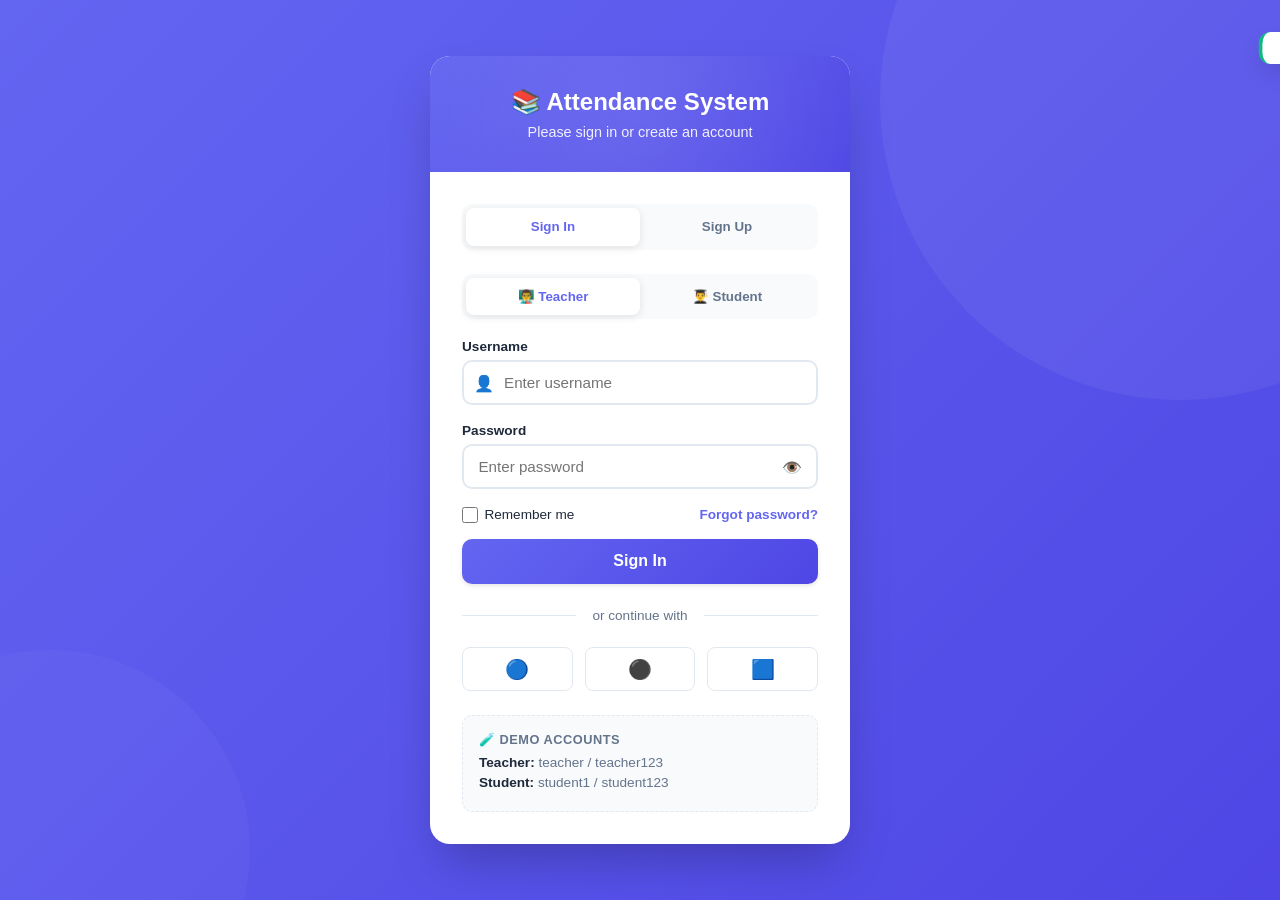
<file: student-dashboard.html>
<!DOCTYPE html>
<html lang="en">
<head>
  <meta charset="UTF-8">
  <meta name="viewport" content="width=device-width, initial-scale=1.0">
  <title>Student Dashboard - Attendance System</title>
  <link rel="stylesheet" href="style.css">
  <style>
    .dashboard-wrapper {
      display: flex;
      min-height: 100vh;
    }

    .sidebar {
      width: 260px;
      background: linear-gradient(180deg, var(--card) 0%, #f8fafc 100%);
      border-right: 1px solid var(--border);
      padding: 1.5rem;
      position: fixed;
      height: 100vh;
      overflow-y: auto;
      box-shadow: var(--shadow-lg);
      z-index: 50;
      transition: transform 0.3s;
    }

    .sidebar-header {
      display: flex;
      align-items: center;
      gap: 0.75rem;
      margin-bottom: 2rem;
      padding-bottom: 1.5rem;
      border-bottom: 1px solid var(--border);
    }

    .sidebar-logo {
      width: 40px;
      height: 40px;
      background: linear-gradient(135deg, var(--primary) 0%, var(--primary-dark) 100%);
      border-radius: 10px;
      display: flex;
      align-items: center;
      justify-content: center;
      color: white;
      font-size: 1.25rem;
      font-weight: 700;
      box-shadow: 0 4px 12px rgba(99, 102, 241, 0.3);
    }

    .sidebar-title {
      font-size: 1.1rem;
      font-weight: 700;
      color: var(--text);
      line-height: 1.2;
    }

    .sidebar-subtitle {
      font-size: 0.75rem;
      color: var(--text-light);
      text-transform: uppercase;
      letter-spacing: 0.5px;
    }

    .sidebar-nav {
      display: flex;
      flex-direction: column;
      gap: 0.5rem;
    }

    .sidebar-nav a {
      display: flex;
      align-items: center;
      gap: 0.75rem;
      padding: 0.85rem 1rem;
      color: var(--text-light);
      text-decoration: none;
      font-weight: 500;
      border-radius: 10px;
      transition: all 0.2s;
      position: relative;
      overflow: hidden;
    }

    .sidebar-nav a::before {
      content: '';
      position: absolute;
      left: 0;
      top: 0;
      bottom: 0;
      width: 3px;
      background: var(--primary);
      transform: scaleY(0);
      transition: transform 0.2s;
    }

    .sidebar-nav a:hover {
      background: rgba(99, 102, 241, 0.05);
      color: var(--primary);
    }

    .sidebar-nav a:hover::before {
      transform: scaleY(1);
    }

    .sidebar-nav a.active {
      background: linear-gradient(135deg, rgba(99, 102, 241, 0.1) 0%, rgba(129, 140, 248, 0.1) 100%);
      color: var(--primary);
      font-weight: 600;
    }

    .sidebar-nav a.active::before {
      transform: scaleY(1);
    }

    .sidebar-nav a .nav-icon {
      font-size: 1.25rem;
      width: 24px;
      text-align: center;
    }

    .main-content {
      margin-left: 260px;
      flex: 1;
      min-height: 100vh;
    }

    .top-bar {
      background: rgba(255, 255, 255, 0.8);
      backdrop-filter: blur(10px);
      border-bottom: 1px solid var(--border);
      padding: 1rem 2rem;
      display: flex;
      justify-content: space-between;
      align-items: center;
      position: sticky;
      top: 0;
      z-index: 40;
    }

    .top-bar-left {
      display: flex;
      align-items: center;
      gap: 1rem;
    }

    .menu-toggle {
      display: none;
      background: none;
      border: none;
      font-size: 1.5rem;
      cursor: pointer;
      color: var(--text);
      padding: 0.5rem;
      border-radius: 8px;
      transition: background 0.2s;
    }

    .menu-toggle:hover {
      background: var(--bg);
    }

    .page-title {
      font-size: 1.5rem;
      font-weight: 700;
      color: var(--text);
    }

    .user-menu {
      display: flex;
      align-items: center;
      gap: 1rem;
    }

    .user-avatar {
      width: 40px;
      height: 40px;
      border-radius: 50%;
      background: linear-gradient(135deg, var(--primary) 0%, var(--primary-dark) 100%);
      color: white;
      display: flex;
      align-items: center;
      justify-content: center;
      font-weight: 700;
      font-size: 1rem;
      cursor: pointer;
      transition: transform 0.2s;
    }

    .user-avatar:hover {
      transform: scale(1.1);
    }

    .user-info {
      display: none;
    }

    .user-name {
      font-weight: 600;
      font-size: 0.9rem;
      color: var(--text);
    }

    .user-role {
      font-size: 0.8rem;
      color: var(--text-light);
    }

    .content-area {
      padding: 2rem;
    }

    .welcome-banner {
      background: linear-gradient(135deg, var(--primary) 0%, var(--primary-dark) 100%);
      color: white;
      padding: 2rem;
      border-radius: 16px;
      margin-bottom: 2rem;
      position: relative;
      overflow: hidden;
    }

    .welcome-banner::before {
      content: '';
      position: absolute;
      top: -50%;
      right: -10%;
      width: 300px;
      height: 300px;
      background: radial-gradient(circle, rgba(255,255,255,0.1) 0%, transparent 60%);
      border-radius: 50%;
    }

    .welcome-banner h2 {
      font-size: 1.75rem;
      font-weight: 700;
      margin-bottom: 0.5rem;
      position: relative;
    }

    .welcome-banner p {
      opacity: 0.9;
      position: relative;
    }

    .stat-card {
      background: linear-gradient(135deg, var(--card) 0%, #f8fafc 100%);
      border-radius: 16px;
      padding: 1.5rem;
      box-shadow: var(--shadow);
      border-left: 5px solid var(--primary);
      transition: all 0.3s;
      cursor: pointer;
      position: relative;
      overflow: hidden;
    }

    .stat-card::before {
      content: '';
      position: absolute;
      top: -50%;
      right: -50%;
      width: 200px;
      height: 200px;
      background: radial-gradient(circle, rgba(99, 102, 241, 0.05) 0%, transparent 70%);
      border-radius: 50%;
      transition: all 0.3s;
    }

    .stat-card:hover::before {
      transform: scale(1.5);
    }

    .stat-card:hover {
      transform: translateY(-6px) scale(1.02);
      box-shadow: 0 20px 25px -5px rgba(0,0,0,0.1);
    }

    .stat-card.success { border-left-color: var(--success); }
    .stat-card.danger { border-left-color: var(--danger); }
    .stat-card.warning { border-left-color: var(--warning); }

    .stat-icon {
      font-size: 2rem;
      margin-bottom: 0.5rem;
      opacity: 0.8;
    }

    .stat-value {
      font-size: 2.5rem;
      font-weight: 800;
      color: var(--text);
      line-height: 1;
      transition: color 0.3s;
    }

    .stat-label {
      font-size: 0.85rem;
      color: var(--text-light);
      margin-top: 0.5rem;
      font-weight: 500;
      text-transform: uppercase;
      letter-spacing: 0.5px;
    }

    .card {
      background: var(--card);
      border-radius: 16px;
      box-shadow: var(--shadow);
      padding: 1.5rem;
      margin-bottom: 1.5rem;
      transition: all 0.3s;
      border: 1px solid var(--border);
      position: relative;
      overflow: hidden;
    }

    .card::before {
      content: '';
      position: absolute;
      top: 0;
      left: 0;
      right: 0;
      height: 4px;
      background: linear-gradient(90deg, var(--primary), var(--primary-light));
      transform: scaleX(0);
      transition: transform 0.3s;
    }

    .card:hover::before {
      transform: scaleX(1);
    }

    .card:hover {
      transform: translateY(-4px);
      box-shadow: 0 20px 25px -5px rgba(0,0,0,0.1);
    }

    .card-header {
      display: flex;
      justify-content: space-between;
      align-items: center;
      margin-bottom: 1.25rem;
    }

    .card-title {
      font-size: 1.15rem;
      font-weight: 700;
      color: var(--text);
      position: relative;
      display: inline-block;
    }

    .card-title::after {
      content: '';
      position: absolute;
      bottom: -4px;
      left: 0;
      width: 30px;
      height: 3px;
      background: linear-gradient(90deg, var(--primary), var(--primary-light));
      border-radius: 2px;
    }

    .attendance-summary {
      display: flex;
      gap: 1rem;
      flex-wrap: wrap;
      margin-bottom: 1.5rem;
    }

    .summary-item {
      flex: 1;
      min-width: 150px;
      background: var(--bg);
      padding: 1.25rem;
      border-radius: 12px;
      text-align: center;
      transition: all 0.3s;
      border: 1px solid var(--border);
    }

    .summary-item:hover {
      transform: translateY(-2px);
      box-shadow: var(--shadow-lg);
    }

    .summary-value {
      font-size: 2rem;
      font-weight: 800;
      color: var(--text);
    }

    .summary-label {
      font-size: 0.8rem;
      color: var(--text-light);
      text-transform: uppercase;
      letter-spacing: 0.5px;
      margin-top: 0.25rem;
    }

    @media (max-width: 768px) {
      .sidebar {
        transform: translateX(-100%);
      }

      .sidebar.open {
        transform: translateX(0);
      }

      .main-content {
        margin-left: 0;
      }

      .menu-toggle {
        display: block;
      }

      .content-area {
        padding: 1rem;
      }

      .stats-grid {
        grid-template-columns: repeat(2, 1fr);
      }

      .filters {
        flex-direction: column;
      }

      .filters .form-group {
        min-width: 100%;
      }

      .user-info {
        display: none;
      }
    }

    @media (min-width: 769px) {
      .user-info {
        display: block;
      }
    }
  </style>
</head>
<body>
  <div class="dashboard-wrapper">
    <!-- Sidebar -->
    <aside class="sidebar" id="sidebar">
      <div class="sidebar-header">
        <div class="sidebar-logo">A</div>
        <div>
          <div class="sidebar-title">AMS</div>
          <div class="sidebar-subtitle">Student Portal</div>
        </div>
      </div>

      <nav class="sidebar-nav">
        <a href="#" class="active">
          <span class="nav-icon">📊</span>
          <span>My Attendance</span>
        </a>
      </nav>
    </aside>

    <!-- Main Content -->
    <div class="main-content">
      <!-- Top Bar -->
      <div class="top-bar">
        <div class="top-bar-left">
          <button class="menu-toggle" onclick="toggleSidebar()">☰</button>
          <h1 class="page-title">Student Dashboard</h1>
        </div>
        <div class="user-menu">
          <div class="user-info">
            <div class="user-name" id="studentName">Student</div>
            <div class="user-role">Student</div>
          </div>
          <div class="user-avatar" onclick="logout()" title="Click to logout">S</div>
        </div>
      </div>

      <!-- Content -->
      <div class="content-area">
        <div class="welcome-banner">
          <h2>Welcome back! 👋</h2>
          <p>Track your attendance and stay updated with your classes.</p>
        </div>

        <div id="alert" class="alert"></div>

        <div class="stats-grid">
          <div class="stat-card">
            <div class="stat-icon">📚</div>
            <div class="stat-value" id="totalClasses">0</div>
            <div class="stat-label">Total Classes</div>
          </div>
          <div class="stat-card success">
            <div class="stat-icon">✅</div>
            <div class="stat-value" id="presentDays">0</div>
            <div class="stat-label">Days Present</div>
          </div>
          <div class="stat-card danger">
            <div class="stat-icon">❌</div>
            <div class="stat-value" id="absentDays">0</div>
            <div class="stat-label">Days Absent</div>
          </div>
          <div class="stat-card warning">
            <div class="stat-icon">⏰</div>
            <div class="stat-value" id="lateDays">0</div>
            <div class="stat-label">Days Late</div>
          </div>
          <div class="stat-card">
            <div class="stat-icon">📈</div>
            <div class="stat-value" id="attendancePercentage">0%</div>
            <div class="stat-label">Attendance %</div>
          </div>
        </div>

        <div class="card">
          <div class="card-header">
            <div class="card-title">My Attendance Records</div>
          </div>
          <div class="filters">
            <div class="form-group">
              <label>Filter by Class</label>
              <select class="form-control" id="classFilter" onchange="loadMyRecords()">
                <option value="">All Classes</option>
              </select>
            </div>
            <div class="form-group">
              <label>From Date</label>
              <input type="date" class="form-control" id="fromDate" onchange="loadMyRecords()">
            </div>
            <div class="form-group">
              <label>To Date</label>
              <input type="date" class="form-control" id="toDate" onchange="loadMyRecords()">
            </div>
          </div>
          <div class="table-container">
            <table>
              <thead>
                <tr>
                  <th>Date</th>
                  <th>Class</th>
                  <th>Status</th>
                </tr>
              </thead>
              <tbody id="myRecordsTable"></tbody>
            </table>
          </div>
        </div>
      </div>
    </div>
  </div>

  <script src="app.js"></script>
  <script>
    let currentStudentId = null;

    function toggleSidebar() {
      document.getElementById('sidebar').classList.toggle('open');
    }

    document.addEventListener('DOMContentLoaded', () => {
      const session = requireAuth();
      if (!session) return;
      if (session.role !== 'student') {
        window.location.href = 'login.html';
        return;
      }

      document.getElementById('studentName').textContent = session.name;
      currentStudentId = session.studentId;

      const avatar = document.querySelector('.user-avatar');
      if (avatar) avatar.textContent = session.name.charAt(0).toUpperCase();

      populateClassFilter();
      loadMyRecords();
      loadMyStats();
    });

    function populateClassFilter() {
      const classes = Storage.getClasses();
      const select = document.getElementById('classFilter');
      select.innerHTML = '<option value="">All Classes</option>';
      classes.forEach(cls => {
        const opt = document.createElement('option');
        opt.value = cls.id;
        opt.textContent = `${cls.name} - ${cls.section}`;
        select.appendChild(opt);
      });
    }

    function loadMyStats() {
      const records = Storage.getAttendance().filter(r => r.studentId === currentStudentId);
      const present = records.filter(r => r.status === 'present').length;
      const absent = records.filter(r => r.status === 'absent').length;
      const late = records.filter(r => r.status === 'late').length;
      const total = records.length;
      const percentage = total > 0 ? Math.round(((present + late * 0.5) / total) * 100) : 0;

      document.getElementById('totalClasses').textContent = total;
      document.getElementById('presentDays').textContent = present;
      document.getElementById('absentDays').textContent = absent;
      document.getElementById('lateDays').textContent = late;
      document.getElementById('attendancePercentage').textContent = percentage + '%';
    }

    function loadMyRecords() {
      const classId = document.getElementById('classFilter').value;
      const fromDate = document.getElementById('fromDate').value;
      const toDate = document.getElementById('toDate').value;

      let records = Storage.getAttendance().filter(r => r.studentId === currentStudentId);

      if (classId) records = records.filter(r => r.classId == classId);
      if (fromDate) records = records.filter(r => r.date >= fromDate);
      if (toDate) records = records.filter(r => r.date <= toDate);

      records.sort((a, b) => new Date(b.date) - new Date(a.date));

      const tbody = document.getElementById('myRecordsTable');
      tbody.innerHTML = '';

      if (records.length === 0) {
        tbody.innerHTML = '<tr><td colspan="3" class="text-center" style="color: var(--text-light);">No records found.</td></tr>';
        return;
      }

      records.forEach(record => {
        const row = document.createElement('tr');
        row.innerHTML = `
          <td>${formatDate(record.date)}</td>
          <td>${getClassName(record.classId)}</td>
          <td><span class="badge badge-${record.status === 'present' ? 'success' : record.status === 'absent' ? 'danger' : 'warning'}">${record.status}</span></td>
        `;
        tbody.appendChild(row);
      });
    }
  </script>
</body>
</html>
</file>
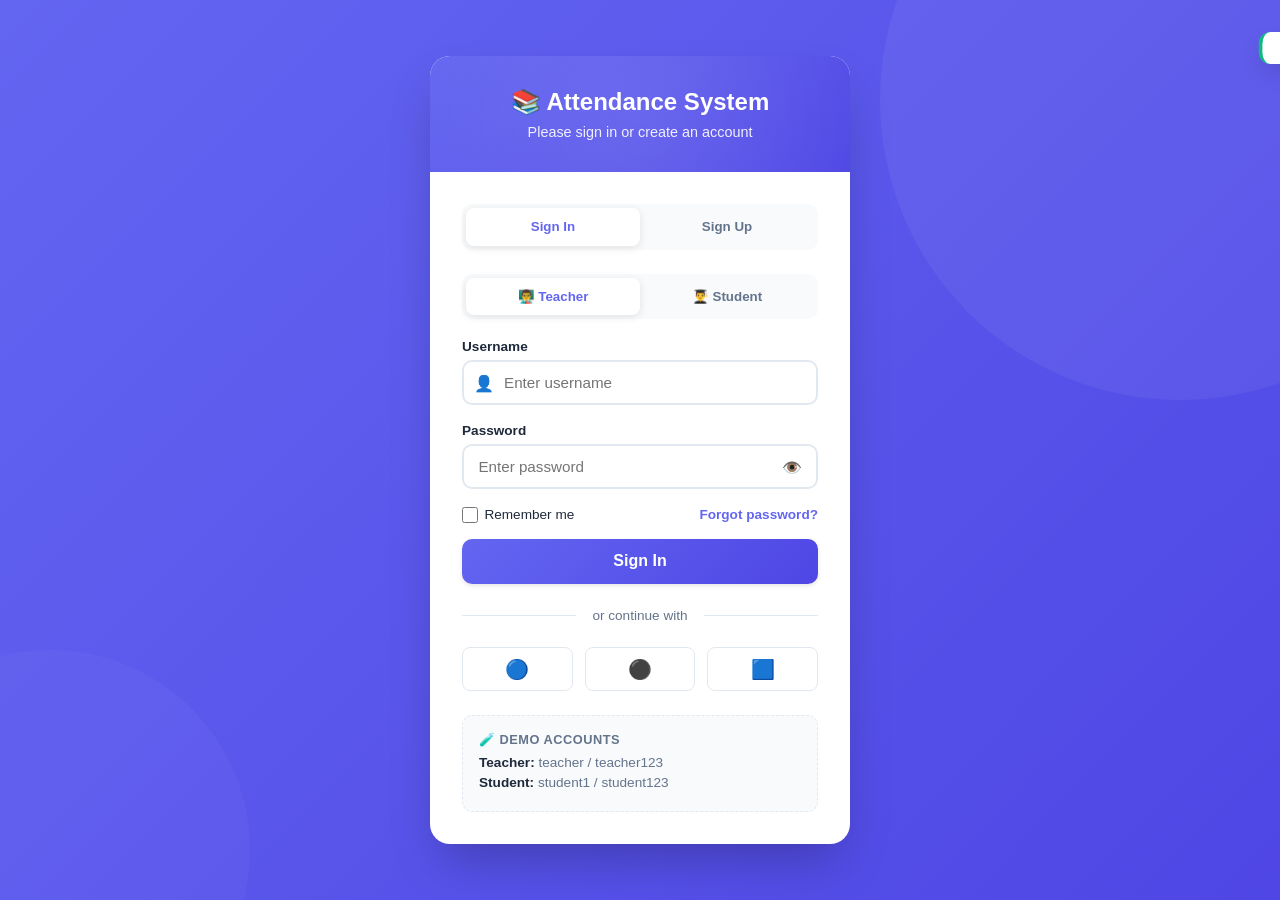
<file: teacher-dashboard.html>
<!DOCTYPE html>
<html lang="en">
<head>
  <meta charset="UTF-8">
  <meta name="viewport" content="width=device-width, initial-scale=1.0">
  <title>Teacher Dashboard - Attendance System</title>
  <link rel="stylesheet" href="style.css">
  <style>
    .dashboard-wrapper {
      display: flex;
      min-height: 100vh;
    }

    .sidebar {
      width: 260px;
      background: linear-gradient(180deg, var(--card) 0%, #f8fafc 100%);
      border-right: 1px solid var(--border);
      padding: 1.5rem;
      position: fixed;
      height: 100vh;
      overflow-y: auto;
      box-shadow: var(--shadow-lg);
      z-index: 50;
      transition: transform 0.3s;
    }

    .sidebar-header {
      display: flex;
      align-items: center;
      gap: 0.75rem;
      margin-bottom: 2rem;
      padding-bottom: 1.5rem;
      border-bottom: 1px solid var(--border);
    }

    .sidebar-logo {
      width: 40px;
      height: 40px;
      background: linear-gradient(135deg, var(--primary) 0%, var(--primary-dark) 100%);
      border-radius: 10px;
      display: flex;
      align-items: center;
      justify-content: center;
      color: white;
      font-size: 1.25rem;
      font-weight: 700;
      box-shadow: 0 4px 12px rgba(99, 102, 241, 0.3);
    }

    .sidebar-title {
      font-size: 1.1rem;
      font-weight: 700;
      color: var(--text);
      line-height: 1.2;
    }

    .sidebar-subtitle {
      font-size: 0.75rem;
      color: var(--text-light);
      text-transform: uppercase;
      letter-spacing: 0.5px;
    }

    .sidebar-nav {
      display: flex;
      flex-direction: column;
      gap: 0.5rem;
    }

    .sidebar-nav a {
      display: flex;
      align-items: center;
      gap: 0.75rem;
      padding: 0.85rem 1rem;
      color: var(--text-light);
      text-decoration: none;
      font-weight: 500;
      border-radius: 10px;
      transition: all 0.2s;
      position: relative;
      overflow: hidden;
    }

    .sidebar-nav a::before {
      content: '';
      position: absolute;
      left: 0;
      top: 0;
      bottom: 0;
      width: 3px;
      background: var(--primary);
      transform: scaleY(0);
      transition: transform 0.2s;
    }

    .sidebar-nav a:hover {
      background: rgba(99, 102, 241, 0.05);
      color: var(--primary);
    }

    .sidebar-nav a:hover::before {
      transform: scaleY(1);
    }

    .sidebar-nav a.active {
      background: linear-gradient(135deg, rgba(99, 102, 241, 0.1) 0%, rgba(129, 140, 248, 0.1) 100%);
      color: var(--primary);
      font-weight: 600;
    }

    .sidebar-nav a.active::before {
      transform: scaleY(1);
    }

    .sidebar-nav a .nav-icon {
      font-size: 1.25rem;
      width: 24px;
      text-align: center;
    }

    .main-content {
      margin-left: 260px;
      flex: 1;
      min-height: 100vh;
    }

    .top-bar {
      background: rgba(255, 255, 255, 0.8);
      backdrop-filter: blur(10px);
      border-bottom: 1px solid var(--border);
      padding: 1rem 2rem;
      display: flex;
      justify-content: space-between;
      align-items: center;
      position: sticky;
      top: 0;
      z-index: 40;
    }

    .top-bar-left {
      display: flex;
      align-items: center;
      gap: 1rem;
    }

    .menu-toggle {
      display: none;
      background: none;
      border: none;
      font-size: 1.5rem;
      cursor: pointer;
      color: var(--text);
      padding: 0.5rem;
      border-radius: 8px;
      transition: background 0.2s;
    }

    .menu-toggle:hover {
      background: var(--bg);
    }

    .page-title {
      font-size: 1.5rem;
      font-weight: 700;
      color: var(--text);
    }

    .user-menu {
      display: flex;
      align-items: center;
      gap: 1rem;
    }

    .user-avatar {
      width: 40px;
      height: 40px;
      border-radius: 50%;
      background: linear-gradient(135deg, var(--primary) 0%, var(--primary-dark) 100%);
      color: white;
      display: flex;
      align-items: center;
      justify-content: center;
      font-weight: 700;
      font-size: 1rem;
      cursor: pointer;
      transition: transform 0.2s;
    }

    .user-avatar:hover {
      transform: scale(1.1);
    }

    .user-info {
      display: none;
    }

    .user-name {
      font-weight: 600;
      font-size: 0.9rem;
      color: var(--text);
    }

    .user-role {
      font-size: 0.8rem;
      color: var(--text-light);
    }

    .content-area {
      padding: 2rem;
    }

    .welcome-banner {
      background: linear-gradient(135deg, var(--primary) 0%, var(--primary-dark) 100%);
      color: white;
      padding: 2rem;
      border-radius: 16px;
      margin-bottom: 2rem;
      position: relative;
      overflow: hidden;
    }

    .welcome-banner::before {
      content: '';
      position: absolute;
      top: -50%;
      right: -10%;
      width: 300px;
      height: 300px;
      background: radial-gradient(circle, rgba(255,255,255,0.1) 0%, transparent 60%);
      border-radius: 50%;
    }

    .welcome-banner h2 {
      font-size: 1.75rem;
      font-weight: 700;
      margin-bottom: 0.5rem;
      position: relative;
    }

    .welcome-banner p {
      opacity: 0.9;
      position: relative;
    }

    .quick-actions {
      display: flex;
      gap: 1rem;
      margin-top: 1.5rem;
      flex-wrap: wrap;
    }

    .quick-action-btn {
      display: flex;
      align-items: center;
      gap: 0.5rem;
      padding: 0.75rem 1.25rem;
      background: rgba(255,255,255,0.2);
      backdrop-filter: blur(10px);
      border: 1px solid rgba(255,255,255,0.3);
      border-radius: 10px;
      color: white;
      text-decoration: none;
      font-weight: 600;
      transition: all 0.2s;
      cursor: pointer;
    }

    .quick-action-btn:hover {
      background: rgba(255,255,255,0.3);
      transform: translateY(-2px);
    }

    .stat-card {
      background: linear-gradient(135deg, var(--card) 0%, #f8fafc 100%);
      border-radius: 16px;
      padding: 1.5rem;
      box-shadow: var(--shadow);
      border-left: 5px solid var(--primary);
      transition: all 0.3s;
      cursor: pointer;
      position: relative;
      overflow: hidden;
    }

    .stat-card::before {
      content: '';
      position: absolute;
      top: -50%;
      right: -50%;
      width: 200px;
      height: 200px;
      background: radial-gradient(circle, rgba(99, 102, 241, 0.05) 0%, transparent 70%);
      border-radius: 50%;
      transition: all 0.3s;
    }

    .stat-card:hover::before {
      transform: scale(1.5);
    }

    .stat-card:hover {
      transform: translateY(-6px) scale(1.02);
      box-shadow: 0 20px 25px -5px rgba(0,0,0,0.1);
    }

    .stat-card.success { border-left-color: var(--success); }
    .stat-card.danger { border-left-color: var(--danger); }
    .stat-card.warning { border-left-color: var(--warning); }

    .stat-icon {
      font-size: 2rem;
      margin-bottom: 0.5rem;
      opacity: 0.8;
    }

    .stat-value {
      font-size: 2.5rem;
      font-weight: 800;
      color: var(--text);
      line-height: 1;
      transition: color 0.3s;
    }

    .stat-label {
      font-size: 0.85rem;
      color: var(--text-light);
      margin-top: 0.5rem;
      font-weight: 500;
      text-transform: uppercase;
      letter-spacing: 0.5px;
    }

    .card {
      background: var(--card);
      border-radius: 16px;
      box-shadow: var(--shadow);
      padding: 1.5rem;
      margin-bottom: 1.5rem;
      transition: all 0.3s;
      border: 1px solid var(--border);
      position: relative;
      overflow: hidden;
    }

    .card::before {
      content: '';
      position: absolute;
      top: 0;
      left: 0;
      right: 0;
      height: 4px;
      background: linear-gradient(90deg, var(--primary), var(--primary-light));
      transform: scaleX(0);
      transition: transform 0.3s;
    }

    .card:hover::before {
      transform: scaleX(1);
    }

    .card:hover {
      transform: translateY(-4px);
      box-shadow: 0 20px 25px -5px rgba(0,0,0,0.1);
    }

    .card-header {
      display: flex;
      justify-content: space-between;
      align-items: center;
      margin-bottom: 1.25rem;
    }

    .card-title {
      font-size: 1.15rem;
      font-weight: 700;
      color: var(--text);
      position: relative;
      display: inline-block;
    }

    .card-title::after {
      content: '';
      position: absolute;
      bottom: -4px;
      left: 0;
      width: 30px;
      height: 3px;
      background: linear-gradient(90deg, var(--primary), var(--primary-light));
      border-radius: 2px;
    }

    @media (max-width: 768px) {
      .sidebar {
        transform: translateX(-100%);
      }

      .sidebar.open {
        transform: translateX(0);
      }

      .main-content {
        margin-left: 0;
      }

      .menu-toggle {
        display: block;
      }

      .content-area {
        padding: 1rem;
      }

      .stats-grid {
        grid-template-columns: repeat(2, 1fr);
      }

      .filters {
        flex-direction: column;
      }

      .filters .form-group {
        min-width: 100%;
      }

      .user-info {
        display: none;
      }
    }

    @media (min-width: 769px) {
      .user-info {
        display: block;
      }
    }
  </style>
</head>
<body>
  <div class="dashboard-wrapper">
    <!-- Sidebar -->
    <aside class="sidebar" id="sidebar">
      <div class="sidebar-header">
        <div class="sidebar-logo">A</div>
        <div>
          <div class="sidebar-title">AMS</div>
          <div class="sidebar-subtitle">Attendance System</div>
        </div>
      </div>

      <nav class="sidebar-nav">
        <a href="#" class="active" onclick="switchTab('take-attendance')">
          <span class="nav-icon">📋</span>
          <span>Take Attendance</span>
        </a>
        <a href="#" onclick="switchTab('manage-students')">
          <span class="nav-icon">👨‍🎓</span>
          <span>Manage Students</span>
        </a>
        <a href="#" onclick="switchTab('records')">
          <span class="nav-icon">📊</span>
          <span>Records</span>
        </a>
      </nav>
    </aside>

    <!-- Main Content -->
    <div class="main-content">
      <!-- Top Bar -->
      <div class="top-bar">
        <div class="top-bar-left">
          <button class="menu-toggle" onclick="toggleSidebar()">☰</button>
          <h1 class="page-title">Teacher Dashboard</h1>
        </div>
        <div class="user-menu">
          <div class="user-info">
            <div class="user-name" id="teacherName">Teacher</div>
            <div class="user-role">Administrator</div>
          </div>
          <div class="user-avatar" onclick="logout()" title="Click to logout">T</div>
        </div>
      </div>

      <!-- Content -->
      <div class="content-area">
        <div class="welcome-banner">
          <h2>Welcome back! 👋</h2>
          <p>Manage attendance, view reports, and keep track of student performance.</p>
          <div class="quick-actions">
            <button class="quick-action-btn" onclick="switchTab('take-attendance')">📋 Take Attendance</button>
            <button class="quick-action-btn" onclick="switchTab('records')">📊 View Records</button>
          </div>
        </div>

        <div id="alert" class="alert"></div>

        <!-- Take Attendance Tab -->
        <div id="tab-take-attendance" class="tab-content">
          <div class="stats-grid">
            <div class="stat-card">
              <div class="stat-icon">👥</div>
              <div class="stat-value" id="totalStudents">0</div>
              <div class="stat-label">Total Students</div>
            </div>
            <div class="stat-card success">
              <div class="stat-icon">✅</div>
              <div class="stat-value" id="presentCount">0</div>
              <div class="stat-label">Present Today</div>
            </div>
            <div class="stat-card danger">
              <div class="stat-icon">❌</div>
              <div class="stat-value" id="absentCount">0</div>
              <div class="stat-label">Absent Today</div>
            </div>
            <div class="stat-card warning">
              <div class="stat-icon">⏰</div>
              <div class="stat-value" id="lateCount">0</div>
              <div class="stat-label">Late Today</div>
            </div>
          </div>

          <div class="card">
            <div class="card-header">
              <div class="card-title">Mark Attendance</div>
            </div>
            <div class="filters">
              <div class="form-group">
                <label>Select Class</label>
                <select class="form-control" id="classFilter" onchange="handleClassSelect(this, 'classFilter')">
                  <option value="">All Classes</option>
                </select>
              </div>
              <div class="form-group">
                <label>Select Date</label>
                <input type="date" class="form-control" id="dateFilter" onchange="loadAttendance()">
              </div>
              <div class="form-group">
                <label>&nbsp;</label>
                <button class="btn btn-primary" onclick="markAllPresent()">✓ Mark All Present</button>
              </div>
            </div>

            <div class="table-container">
              <table>
                <thead>
                  <tr>
                    <th>Roll No</th>
                    <th>Student Name</th>
                    <th>Class</th>
                    <th style="text-align: center;">Attendance</th>
                  </tr>
                </thead>
                <tbody id="attendanceTable"></tbody>
              </table>
            </div>

            <div class="modal-footer" style="border: none; padding: 1rem 0 0;">
              <button class="btn btn-success" onclick="saveAttendance()">💾 Save Attendance</button>
            </div>
          </div>
        </div>

        <!-- Subjects Tab -->
        <div id="tab-subjects" class="tab-content" style="display: none;">
          <div class="card">
            <div class="card-header">
              <div class="card-title">➕ Add New Subject</div>
            </div>
            <form onsubmit="addSubject(event)">
              <div class="filters" style="margin-bottom: 0;">
                <div class="form-group">
                  <label>Subject Name</label>
                  <input type="text" class="form-control" id="subjectName" required placeholder="e.g. Data Structures">
                </div>
                <div class="form-group">
                  <label>Subject Code</label>
                  <input type="text" class="form-control" id="subjectCode" required placeholder="e.g. CS101">
                </div>
                <div class="form-group" style="flex: 1.5;">
                  <label>Class</label>
                  <select class="form-control" id="subjectClass" required onchange="handleClassSelect(this, 'subjectClass')">
                    <option value="">Select Class</option>
                  </select>
                </div>
                <div class="form-group">
                  <label>&nbsp;</label>
                  <button type="submit" class="btn btn-primary">+ Add Subject</button>
                </div>
              </div>
            </form>
          </div>

          <div class="card">
            <div class="card-header">
              <div class="card-title">📚 My Subjects</div>
            </div>
            <div class="table-container">
              <table>
                <thead>
                  <tr>
                    <th>Subject Name</th>
                    <th>Code</th>
                    <th>Class</th>
                    <th>Students</th>
                    <th style="text-align: right;">Actions</th>
                  </tr>
                </thead>
                <tbody id="subjectsTable"></tbody>
              </table>
            </div>
          </div>
        </div>

        <!-- Manage Students Tab -->
        <div id="tab-manage-students" class="tab-content" style="display: none;">
          <div class="card">
            <div class="card-header">
              <div class="card-title">Add New Student</div>
            </div>
            <form onsubmit="addStudent(event)">
              <div class="filters" style="margin-bottom: 0;">
                <div class="form-group">
                  <label>Roll Number</label>
                  <input type="text" class="form-control" id="studentRollNo" required placeholder="e.g. CS001">
                </div>
                <div class="form-group">
                  <label>Student Name</label>
                  <input type="text" class="form-control" id="studentName" required placeholder="Full name">
                </div>
                <div class="form-group">
                  <label>Class</label>
              <select class="form-control" id="studentClass" required onchange="handleClassSelect(this, 'studentClass')">
                <option value="">Select Class</option>
              </select>
                </div>
                <div class="form-group">
                  <label>&nbsp;</label>
                  <button type="submit" class="btn btn-primary">+ Add Student</button>
                </div>
              </div>
            </form>
      </div>

      <!-- Students List -->
      <div class="card">
        <div class="card-header">
          <div class="card-title">👨‍🎓 All Students</div>
          <input type="text" class="form-control" id="studentSearch" placeholder="🔍 Search students..." oninput="loadStudents()" style="max-width: 250px;">
        </div>
            </div>
            <div class="filters">
              <div class="form-group">
                <label>Filter by Class</label>
              <select class="form-control" id="filterClass" onchange="handleClassSelect(this, 'filterClass')">
                <option value="">All Classes</option>
              </select>
              </div>
            </div>
            <div class="table-container">
              <table>
                <thead>
                  <tr>
                    <th>Roll No</th>
                    <th>Name</th>
                    <th>Class</th>
                    <th>Attendance %</th>
                    <th style="text-align: right;">Actions</th>
                  </tr>
                </thead>
                <tbody id="studentsTable"></tbody>
              </table>
            </div>
          </div>
        </div>

        <!-- Records Tab -->
        <div id="tab-records" class="tab-content" style="display: none;">
          <div class="card">
            <div class="card-header">
              <div class="card-title">Attendance Records</div>
              <button class="btn btn-secondary btn-sm" onclick="exportRecords()">📥 Export CSV</button>
            </div>
            <div class="filters">
              <div class="form-group">
                <label>Filter by Class</label>
              <select class="form-control" id="recordClassFilter" onchange="handleClassSelect(this, 'recordClassFilter')">
                <option value="">All Classes</option>
              </select>
              </div>
              <div class="form-group">
                <label>From Date</label>
                <input type="date" class="form-control" id="recordFromDate" onchange="loadRecords()">
              </div>
              <div class="form-group">
                <label>To Date</label>
                <input type="date" class="form-control" id="recordToDate" onchange="loadRecords()">
              </div>
            </div>
            <div class="table-container">
              <table>
                <thead>
                  <tr>
                    <th>Date</th>
                    <th>Student Name</th>
                    <th>Class</th>
                    <th>Status</th>
                  </tr>
                </thead>
                <tbody id="recordsTable"></tbody>
              </table>
            </div>
          </div>
        </div>
      </div>
    </div>
  </div>

  <!-- Class Management Modal -->
  <div class="modal-overlay" id="classManagerModal">
    <div class="modal" style="max-width: 600px;">
      <div class="modal-header">
        <div class="modal-title">🏫 Manage Classes</div>
        <button class="modal-close" onclick="closeModal('classManagerModal')">&times;</button>
      </div>
      <div class="modal-body">
        <form onsubmit="addClassFromModal(event)" style="margin-bottom: 1.5rem; padding: 1rem; background: var(--bg); border-radius: 12px;">
          <div style="display: flex; gap: 0.75rem; align-items: flex-end; flex-wrap: wrap;">
            <div style="flex: 1; min-width: 150px;">
              <label style="font-size: 0.85rem; font-weight: 600; margin-bottom: 0.4rem; display: block;">Class Name</label>
              <input type="text" class="form-control" id="className" required placeholder="e.g. Computer Science">
            </div>
            <div style="width: 80px;">
              <label style="font-size: 0.85rem; font-weight: 600; margin-bottom: 0.4rem; display: block;">Section</label>
              <input type="text" class="form-control" id="classSection" required placeholder="A">
            </div>
            <div style="width: 100px;">
              <label style="font-size: 0.85rem; font-weight: 600; margin-bottom: 0.4rem; display: block;">Year</label>
              <input type="text" class="form-control" id="classYear" required placeholder="2024-25">
            </div>
            <button type="submit" class="btn btn-primary" style="height: 42px;">+ Add</button>
          </div>
        </form>

        <div class="table-container" style="border: 1px solid var(--border); border-radius: 12px; overflow: hidden;">
          <table>
            <thead>
              <tr>
                <th>Class Name</th>
                <th>Section</th>
                <th>Year</th>
                <th>Students</th>
                <th style="text-align: right;">Actions</th>
              </tr>
            </thead>
            <tbody id="classesTable">
            </tbody>
          </table>
        </div>
      </div>
      <div class="modal-footer">
        <button type="button" class="btn btn-secondary" onclick="closeModal('classManagerModal')">Close</button>
      </div>
    </div>
  </div>

  <!-- Edit Student Modal -->
  <div class="modal-overlay" id="editStudentModal">
    <div class="modal">
      <div class="modal-header">
        <div class="modal-title">✏️ Edit Student</div>
        <button class="modal-close" onclick="closeModal('editStudentModal')">&times;</button>
      </div>
      <form onsubmit="updateStudent(event)">
        <div class="modal-body">
          <input type="hidden" id="editStudentId">
          <div class="form-group">
            <label>Roll Number</label>
            <input type="text" class="form-control" id="editRollNo" required>
          </div>
          <div class="form-group">
            <label>Student Name</label>
            <input type="text" class="form-control" id="editStudentName" required>
          </div>
          <div class="form-group">
            <label>Class</label>
            <select class="form-control" id="editStudentClass" required onchange="handleClassSelect(this, 'editStudentClass')">
              <option value="">Select Class</option>
            </select>
          </div>
        </div>
        <div class="modal-footer">
          <button type="button" class="btn btn-secondary" onclick="closeModal('editStudentModal')">Cancel</button>
          <button type="submit" class="btn btn-primary">Update Student</button>
        </div>
      </form>
    </div>
  </div>

  <script src="app.js"></script>
  <script>
    let currentAttendance = {};

    function toggleSidebar() {
      document.getElementById('sidebar').classList.toggle('open');
    }

    document.addEventListener('DOMContentLoaded', () => {
      const session = requireAuth();
      if (session && session.role !== 'teacher') {
        window.location.href = 'login.html';
        return;
      }
      if (session) {
        document.getElementById('teacherName').textContent = session.name;
        const avatar = document.querySelector('.user-avatar');
        if (avatar) avatar.textContent = session.name.charAt(0).toUpperCase();
      }
      initDashboard();
      document.getElementById('dateFilter').valueAsDate = new Date();
      populateAllClassDropdowns();
      loadAttendance();
      loadRecords();
    });

    function switchTab(tabId) {
      document.querySelectorAll('.tab-content').forEach(tab => tab.style.display = 'none');
      document.getElementById('tab-' + tabId).style.display = 'block';
      document.querySelectorAll('.sidebar-nav a').forEach(a => a.classList.remove('active'));
      event.target.closest('a')?.classList.add('active');

      if (tabId === 'subjects') {
        loadSubjects();
      } else if (tabId === 'manage-students') {
        loadClasses();
        loadStudents();
      } else if (tabId === 'records') {
        loadRecords();
      }

      if (window.innerWidth <= 768) {
        document.getElementById('sidebar').classList.remove('open');
      }
    }

    function populateAllClassDropdowns() {
      const session = requireAuth();
      if (!session) return;
      const classes = Storage.getClasses();
      const dropdowns = ['classFilter', 'recordClassFilter', 'studentClass', 'editStudentClass', 'filterClass', 'subjectClass'];

      dropdowns.forEach(id => {
        const select = document.getElementById(id);
        if (!select) return;
        select.innerHTML = '<option value="">Select Class</option>';
        classes.forEach(cls => {
          const opt = document.createElement('option');
          opt.value = cls.id;
          opt.textContent = `${cls.name} - ${cls.section}`;
          select.appendChild(opt);
        });
        const manageOpt = document.createElement('option');
        manageOpt.value = '__manage__';
        manageOpt.textContent = '⚙️ Manage Classes...';
        select.appendChild(manageOpt);
      });
    }

    function handleClassSelect(selectElement, source) {
      if (selectElement.value === '__manage__') {
        openClassManager();
        selectElement.value = '';
      }
    }

    function openClassManager() {
      loadClassesInModal();
      openModal('classManagerModal');
    }

    function loadClassesInModal() {
      const classes = Storage.getClasses();
      const tbody = document.getElementById('classesTable');
      tbody.innerHTML = '';

      if (classes.length === 0) {
        tbody.innerHTML = '<tr><td colspan="5" class="text-center" style="color: var(--text-light);">No classes found. Add a class above.</td></tr>';
        return;
      }

      classes.forEach(cls => {
        const studentCount = Storage.getStudents().filter(s => s.classId == cls.id).length;
        const row = document.createElement('tr');
        row.innerHTML = `
          <td><strong>${cls.name}</strong></td>
          <td>${cls.section}</td>
          <td>${cls.year}</td>
          <td><span class="badge badge-success">${studentCount}</span></td>
          <td style="text-align: right;">
            <button class="btn btn-danger btn-sm" onclick="deleteClass(${cls.id})">🗑 Delete</button>
          </td>
        `;
        tbody.appendChild(row);
      });
    }

    function addClassFromModal(e) {
      e.preventDefault();
      const classes = Storage.getClasses();

      const name = document.getElementById('className').value.trim();
      const section = document.getElementById('classSection').value.trim();
      const year = document.getElementById('classYear').value.trim();

      classes.push({
        id: Date.now(),
        name,
        section,
        year
      });

      Storage.setClasses(classes);
      showAlert('Class added successfully!', 'success');

      document.getElementById('className').value = '';
      document.getElementById('classSection').value = '';
      document.getElementById('classYear').value = '';

      loadClassesInModal();
      populateAllClassDropdowns();
    }

    function loadAttendance() {
      const classId = document.getElementById('classFilter').value;
      const date = document.getElementById('dateFilter').value;
      const students = Storage.getStudents().filter(s => !classId || s.classId == classId);

      const tbody = document.getElementById('attendanceTable');
      tbody.innerHTML = '';

      currentAttendance = {};

      if (students.length === 0) {
        tbody.innerHTML = '<tr><td colspan="4" class="text-center" style="color: var(--text-light);">No students found. Add students from Manage Students tab.</td></tr>';
        updateStats([]);
        return;
      }

      const existingRecords = Storage.getAttendance().filter(r => r.date === date);

      students.forEach(student => {
        const existing = existingRecords.find(r => r.studentId === student.id);
        currentAttendance[student.id] = existing ? existing.status : 'present';

        const row = document.createElement('tr');
        row.innerHTML = `
          <td><strong>${student.rollNo}</strong></td>
          <td>${student.name}</td>
          <td><span class="badge badge-success">${getClassName(student.classId)}</span></td>
          <td style="text-align: center;">
            <div class="attendance-actions">
              <button class="attendance-btn present ${currentAttendance[student.id] === 'present' ? 'selected' : ''}" onclick="setAttendance('${student.id}', 'present')">✓ Present</button>
              <button class="attendance-btn absent ${currentAttendance[student.id] === 'absent' ? 'selected' : ''}" onclick="setAttendance('${student.id}', 'absent')">✗ Absent</button>
              <button class="attendance-btn late ${currentAttendance[student.id] === 'late' ? 'selected' : ''}" onclick="setAttendance('${student.id}', 'late')">⏰ Late</button>
            </div>
          </td>
        `;
        tbody.appendChild(row);
      });

      updateStats(students);
    }

    function setAttendance(studentId, status) {
      currentAttendance[studentId] = status;
      document.querySelectorAll('.attendance-btn').forEach(btn => btn.classList.remove('selected'));
      event.target.classList.add('selected');
    }

    function updateStats(students) {
      const date = document.getElementById('dateFilter').value;
      const classId = document.getElementById('classFilter').value;

      if (!date) {
        document.getElementById('totalStudents').textContent = students.length;
        document.getElementById('presentCount').textContent = '0';
        document.getElementById('absentCount').textContent = '0';
        document.getElementById('lateCount').textContent = '0';
        return;
      }

      const stats = getClassStats(classId, date);
      document.getElementById('totalStudents').textContent = stats.total;
      document.getElementById('presentCount').textContent = stats.present;
      document.getElementById('absentCount').textContent = stats.absent;
      document.getElementById('lateCount').textContent = stats.late;
    }

    function markAllPresent() {
      Object.keys(currentAttendance).forEach(id => {
        currentAttendance[id] = 'present';
      });
      loadAttendance();
      showAlert('All students marked as present', 'success');
    }

    function saveAttendance() {
      const date = document.getElementById('dateFilter').value;
      const classId = document.getElementById('classFilter').value;

      if (!date) {
        showAlert('Please select a date', 'danger');
        return;
      }

      let records = Storage.getAttendance();
      records = records.filter(r => classId ? !(r.date === date && r.classId == classId) : r.date !== date);

      Object.entries(currentAttendance).forEach(([studentId, status]) => {
        records.push({
          id: generateId(),
          studentId,
          classId: classId || Storage.getStudents().find(s => s.id === studentId)?.classId,
          date,
          status,
          timestamp: new Date().toISOString()
        });
      });

      Storage.setAttendance(records);
      showAlert('Attendance saved successfully!', 'success');
      loadAttendance();
      loadRecords();
    }

    function loadRecords() {
      const classId = document.getElementById('recordClassFilter').value;
      const fromDate = document.getElementById('recordFromDate').value;
      const toDate = document.getElementById('recordToDate').value;

      let records = Storage.getAttendance();

      if (classId) records = records.filter(r => r.classId == classId);
      if (fromDate) records = records.filter(r => r.date >= fromDate);
      if (toDate) records = records.filter(r => r.date <= toDate);

      records.sort((a, b) => new Date(b.date) - new Date(a.date));

      const tbody = document.getElementById('recordsTable');
      tbody.innerHTML = '';

      if (records.length === 0) {
        tbody.innerHTML = '<tr><td colspan="4" class="text-center" style="color: var(--text-light);">No records found.</td></tr>';
        return;
      }

      records.forEach(record => {
        const row = document.createElement('tr');
        row.innerHTML = `
          <td>${formatDate(record.date)}</td>
          <td>${getStudentName(record.studentId)}</td>
          <td>${getClassName(record.classId)}</td>
          <td><span class="badge badge-${record.status === 'present' ? 'success' : record.status === 'absent' ? 'danger' : 'warning'}">${record.status}</span></td>
        `;
        tbody.appendChild(row);
      });
    }

    function exportRecords() {
      const classId = document.getElementById('recordClassFilter').value;
      const fromDate = document.getElementById('recordFromDate').value;
      const toDate = document.getElementById('recordToDate').value;

      let records = Storage.getAttendance();

      if (classId) records = records.filter(r => r.classId == classId);
      if (fromDate) records = records.filter(r => r.date >= fromDate);
      if (toDate) records = records.filter(r => r.date <= toDate);

      if (records.length === 0) {
        showAlert('No records to export', 'danger');
        return;
      }

      const data = records.map(r => ({
        Date: formatDate(r.date),
        'Student Name': getStudentName(r.studentId),
        Class: getClassName(r.classId),
        Status: r.status.toUpperCase()
      }));

      exportToCSV(data, `attendance_${new Date().toISOString().split('T')[0]}.csv`);
      showAlert('Records exported successfully!', 'success');
    }

    function addStudent(e) {
      e.preventDefault();
      const students = Storage.getStudents();

      const rollNo = document.getElementById('studentRollNo').value.trim();
      const name = document.getElementById('studentName').value.trim();
      const classId = document.getElementById('studentClass').value;

      if (students.some(s => s.rollNo.toLowerCase() === rollNo.toLowerCase())) {
        showAlert('Student with this roll number already exists!', 'danger');
        return;
      }

      students.push({
        id: generateId(),
        rollNo,
        name,
        classId,
        createdAt: new Date().toISOString()
      });

      Storage.setStudents(students);
      showAlert('Student added successfully!', 'success');
      e.target.reset();
      loadStudents();
    }

    function loadClasses() {
      loadClassesInModal();
    }

    function deleteClass(classId) {
      if (!confirm('Delete this class? All students in this class will also be deleted.')) return;

      const students = Storage.getStudents().filter(s => s.classId != classId);
      Storage.setStudents(students);

      const classes = Storage.getClasses().filter(c => c.id !== classId);
      Storage.setClasses(classes);

      showAlert('Class deleted successfully!', 'success');
      loadClassesInModal();
      populateAllClassDropdowns();
      loadStudents();
    }

    function loadStudents() {
      const search = document.getElementById('studentSearch')?.value.toLowerCase() || '';
      const classId = document.getElementById('filterClass')?.value || '';

      let students = Storage.getStudents();

      if (search) {
        students = students.filter(s => s.name.toLowerCase().includes(search) || s.rollNo.toLowerCase().includes(search));
      }
      if (classId) {
        students = students.filter(s => s.classId == classId);
      }

      const tbody = document.getElementById('studentsTable');
      tbody.innerHTML = '';

      if (students.length === 0) {
        tbody.innerHTML = '<tr><td colspan="5" class="text-center" style="color: var(--text-light);">No students found.</td></tr>';
        return;
      }

      students.forEach(student => {
        const stats = calculateAttendanceStats(student.id, student.classId);
        const row = document.createElement('tr');
        row.innerHTML = `
          <td><strong>${student.rollNo}</strong></td>
          <td>${student.name}</td>
          <td>${getClassName(student.classId)}</td>
          <td>
            <div style="display: flex; align-items: center; gap: 0.75rem;">
              <span style="font-weight: 700; min-width: 45px; font-size: 1rem;">${stats.percentage}%</span>
              <div class="progress-bar" style="flex: 1; max-width: 120px;">
                <div class="progress-fill ${stats.percentage >= 75 ? 'success' : stats.percentage >= 60 ? 'warning' : 'danger'}" style="width: ${stats.percentage}%"></div>
              </div>
            </div>
          </td>
          <td style="text-align: right;">
            <button class="btn btn-secondary btn-sm" onclick="editStudent('${student.id}')">✏️ Edit</button>
            <button class="btn btn-danger btn-sm" onclick="deleteStudent('${student.id}')">🗑 Delete</button>
          </td>
        `;
        tbody.appendChild(row);
      });
    }

    function editStudent(studentId) {
      const student = Storage.getStudents().find(s => s.id === studentId);
      if (!student) return;

      document.getElementById('editStudentId').value = student.id;
      document.getElementById('editRollNo').value = student.rollNo;
      document.getElementById('editStudentName').value = student.name;
      document.getElementById('editStudentClass').value = student.classId;

      openModal('editStudentModal');
    }

    function updateStudent(e) {
      e.preventDefault();
      const students = Storage.getStudents();
      const id = document.getElementById('editStudentId').value;
      const rollNo = document.getElementById('editRollNo').value.trim();
      const name = document.getElementById('editStudentName').value.trim();
      const classId = document.getElementById('editStudentClass').value;

      const student = students.find(s => s.id === id);
      if (!student) return;

      if (students.some(s => s.id !== id && s.rollNo.toLowerCase() === rollNo.toLowerCase())) {
        showAlert('Another student with this roll number exists!', 'danger');
        return;
      }

      student.rollNo = rollNo;
      student.name = name;
      student.classId = classId;

      Storage.setStudents(students);
      showAlert('Student updated successfully!', 'success');
      closeModal('editStudentModal');
      loadStudents();
    }

    function deleteStudent(studentId) {
      if (!confirm('Delete this student? All attendance records will also be deleted.')) return;

      const records = Storage.getAttendance().filter(r => r.studentId !== studentId);
      Storage.setAttendance(records);

      const students = Storage.getStudents().filter(s => s.id !== studentId);
      Storage.setStudents(students);

      showAlert('Student deleted successfully!', 'success');
      loadStudents();
    }
  </script>
</body>
</html>
</file>
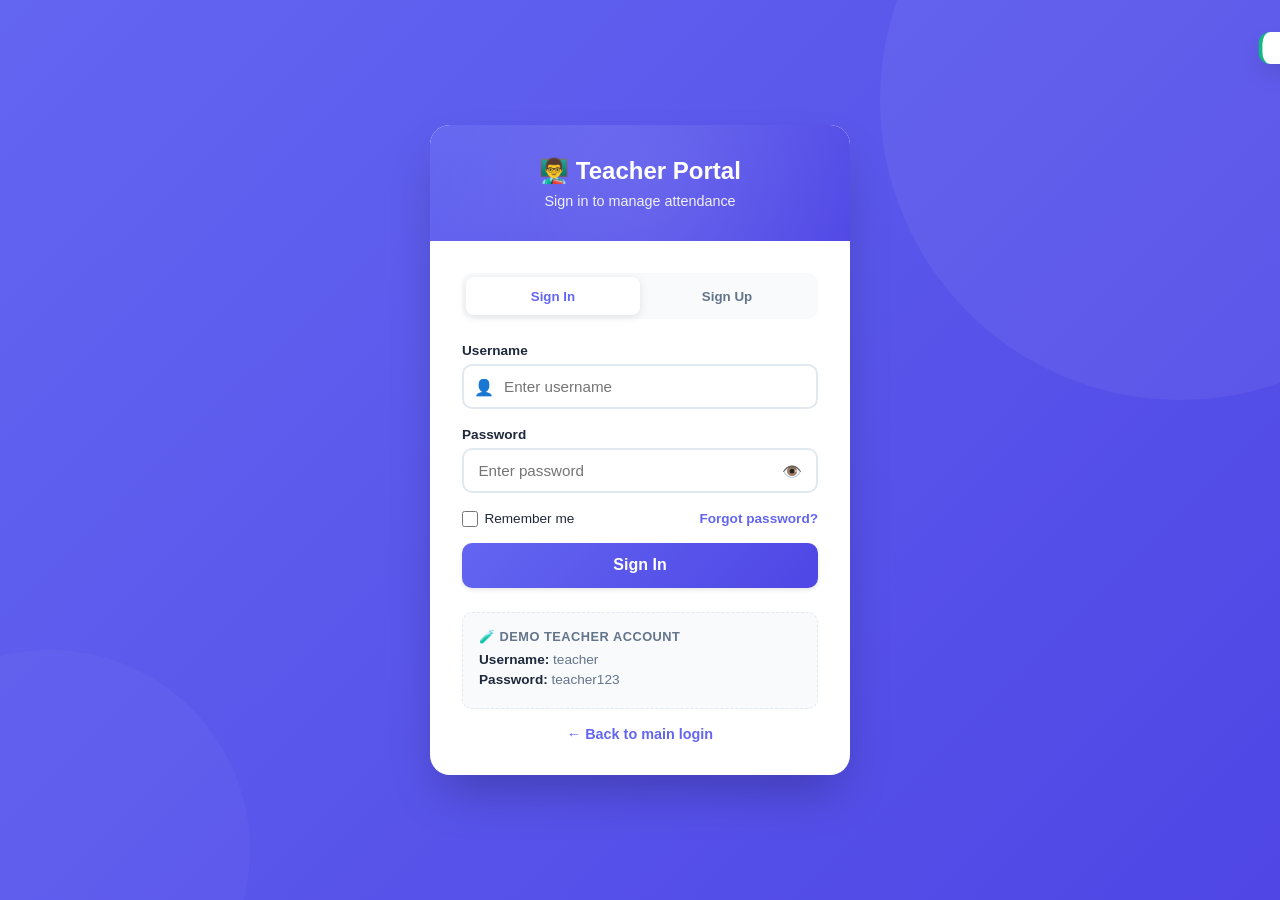
<file: teacher-login.html>
<!DOCTYPE html>
<html lang="en">
<head>
  <meta charset="UTF-8">
  <meta name="viewport" content="width=device-width, initial-scale=1.0">
  <title>Teacher Login - Attendance Management System</title>
  <link rel="stylesheet" href="style.css">
  <style>
    .login-wrapper {
      min-height: 100vh;
      display: flex;
      align-items: center;
      justify-content: center;
      background: linear-gradient(135deg, var(--primary) 0%, var(--primary-dark) 100%);
      padding: 2rem;
      position: relative;
      overflow: hidden;
    }

    .login-wrapper::before {
      content: '';
      position: absolute;
      width: 600px;
      height: 600px;
      background: rgba(255,255,255,0.05);
      border-radius: 50%;
      top: -200px;
      right: -200px;
      animation: float 6s ease-in-out infinite;
    }

    .login-wrapper::after {
      content: '';
      position: absolute;
      width: 400px;
      height: 400px;
      background: rgba(255,255,255,0.03);
      border-radius: 50%;
      bottom: -150px;
      left: -150px;
      animation: float 8s ease-in-out infinite reverse;
    }

    @keyframes float {
      0%, 100% { transform: translateY(0) rotate(0deg); }
      50% { transform: translateY(-20px) rotate(5deg); }
    }

    .login-card {
      background: white;
      border-radius: 20px;
      box-shadow: 0 25px 50px -12px rgba(0,0,0,0.25);
      width: 100%;
      max-width: 420px;
      overflow: hidden;
      position: relative;
      z-index: 1;
      animation: bounceIn 0.6s ease-out;
    }

    .login-header {
      background: linear-gradient(135deg, var(--primary) 0%, var(--primary-dark) 100%);
      color: white;
      padding: 2rem;
      text-align: center;
      position: relative;
      overflow: hidden;
    }

    .login-header::before {
      content: '';
      position: absolute;
      top: -50%;
      left: -50%;
      width: 200%;
      height: 200%;
      background: radial-gradient(circle, rgba(255,255,255,0.1) 0%, transparent 60%);
      animation: pulse 3s ease-in-out infinite;
    }

    .login-header h1 {
      font-size: 1.5rem;
      font-weight: 700;
      margin-bottom: 0.5rem;
      position: relative;
    }

    .login-header p {
      opacity: 0.9;
      font-size: 0.9rem;
      position: relative;
    }

    .login-body {
      padding: 2rem;
    }

    .auth-tabs {
      display: flex;
      background: var(--bg);
      border-radius: 10px;
      padding: 4px;
      margin-bottom: 1.5rem;
      position: relative;
    }

    .auth-tab {
      flex: 1;
      padding: 0.7rem;
      border: none;
      background: transparent;
      border-radius: 8px;
      font-weight: 600;
      cursor: pointer;
      transition: all 0.3s;
      color: var(--text-light);
      position: relative;
      z-index: 1;
    }

    .auth-tab.active {
      background: white;
      color: var(--primary);
      box-shadow: 0 2px 8px rgba(0,0,0,0.1);
    }

    .form-group {
      margin-bottom: 1.1rem;
      position: relative;
    }

    .form-group label {
      display: block;
      font-size: 0.85rem;
      font-weight: 600;
      margin-bottom: 0.4rem;
      color: var(--text);
      transition: color 0.2s;
    }

    .form-group:focus-within label {
      color: var(--primary);
    }

    .form-control {
      width: 100%;
      padding: 0.75rem 0.9rem;
      border: 2px solid var(--border);
      border-radius: 10px;
      font-size: 0.95rem;
      transition: all 0.2s;
      background: white;
    }

    .form-control:focus {
      outline: none;
      border-color: var(--primary);
      box-shadow: 0 0 0 4px rgba(99, 102, 241, 0.1);
      transform: translateY(-1px);
    }

    .form-control:hover {
      border-color: #cbd5e1;
    }

    .password-wrapper {
      position: relative;
    }

    .password-toggle {
      position: absolute;
      right: 12px;
      top: 50%;
      transform: translateY(-50%);
      background: none;
      border: none;
      color: var(--text-light);
      cursor: pointer;
      font-size: 1rem;
      padding: 4px;
      transition: all 0.2s;
      border-radius: 4px;
    }

    .password-toggle:hover {
      color: var(--primary);
      background: var(--bg);
    }

    .btn {
      width: 100%;
      padding: 0.85rem;
      border: none;
      border-radius: 10px;
      background: linear-gradient(135deg, var(--primary) 0%, var(--primary-dark) 100%);
      color: white;
      font-size: 1rem;
      font-weight: 600;
      cursor: pointer;
      transition: all 0.2s;
      position: relative;
      overflow: hidden;
      display: flex;
      align-items: center;
      justify-content: center;
      gap: 0.5rem;
    }

    .btn:hover {
      transform: translateY(-1px);
      box-shadow: 0 4px 12px rgba(99, 102, 241, 0.3);
    }

    .btn:active {
      transform: translateY(0) scale(0.98);
    }

    .btn-loading {
      pointer-events: none;
      opacity: 0.8;
    }

    .btn-loading .btn-text {
      display: none;
    }

    .spinner {
      width: 20px;
      height: 20px;
      border: 2px solid rgba(255,255,255,0.3);
      border-top-color: white;
      border-radius: 50%;
      animation: spin 0.8s linear infinite;
      display: none;
    }

    .btn-loading .spinner {
      display: inline-block;
    }

    .demo-accounts {
      margin-top: 1.5rem;
      padding: 1rem;
      background: var(--bg);
      border-radius: 10px;
      font-size: 0.85rem;
      border: 1px dashed var(--border);
    }

    .demo-accounts h4 {
      font-size: 0.8rem;
      color: var(--text-light);
      margin-bottom: 0.5rem;
      text-transform: uppercase;
      letter-spacing: 0.5px;
      font-weight: 600;
    }

    .demo-accounts p {
      margin: 0.3rem 0;
      color: var(--text-light);
      font-size: 0.85rem;
    }

    .demo-accounts strong {
      color: var(--text);
      font-weight: 600;
    }

    .alert {
      padding: 0.85rem 1rem;
      border-radius: 10px;
      margin-bottom: 1rem;
      display: none;
      align-items: center;
      gap: 0.5rem;
      font-size: 0.9rem;
      font-weight: 500;
      animation: slideDown 0.3s ease-out;
    }

    @keyframes slideDown {
      from { opacity: 0; transform: translateY(-10px); }
      to { opacity: 1; transform: translateY(0); }
    }

    .alert.show { display: flex; }
    .alert-danger { background: #fee2e2; color: #991b1b; border: 1px solid #fecaca; }
    .alert-success { background: #dcfce7; color: #166534; border: 1px solid #bbf7d0; }
    .alert-warning { background: #fef3c7; color: #92400e; border: 1px solid #fcd34d; }

    .form-section {
      display: none;
      animation: slideUp 0.3s ease-out;
    }

    .form-section.active {
      display: block;
    }

    .password-hint {
      font-size: 0.8rem;
      color: var(--text-light);
      margin-top: 0.25rem;
      font-weight: 500;
    }

    .input-icon {
      position: absolute;
      left: 12px;
      top: 50%;
      transform: translateY(-50%);
      color: var(--text-light);
      font-size: 1rem;
      pointer-events: none;
      transition: color 0.2s;
    }

    .form-control.with-icon {
      padding-left: 2.5rem;
    }

    .form-group:focus-within .input-icon {
      color: var(--primary);
    }

    .remember-forgot {
      display: flex;
      justify-content: space-between;
      align-items: center;
      margin: 1rem 0;
      font-size: 0.85rem;
    }

    .remember-me {
      display: flex;
      align-items: center;
      gap: 0.4rem;
      cursor: pointer;
    }

    .remember-me input {
      width: 16px;
      height: 16px;
      accent-color: var(--primary);
      cursor: pointer;
    }

    .forgot-link {
      color: var(--primary);
      text-decoration: none;
      font-weight: 600;
      transition: color 0.2s;
    }

    .forgot-link:hover {
      color: var(--primary-dark);
      text-decoration: underline;
    }

    .toast {
      position: fixed;
      top: 2rem;
      right: 2rem;
      padding: 1rem 1.5rem;
      background: white;
      border-radius: 12px;
      box-shadow: 0 10px 25px -5px rgba(0,0,0,0.15);
      display: flex;
      align-items: center;
      gap: 0.75rem;
      z-index: 1100;
      transform: translateX(120%);
      transition: transform 0.4s cubic-bezier(0.68, -0.55, 0.265, 1.55);
      border-left: 4px solid var(--success);
      font-weight: 500;
    }

    .toast.show {
      transform: translateX(0);
    }

    .toast.error {
      border-left-color: var(--danger);
    }

    .toast.warning {
      border-left-color: var(--warning);
    }
  </style>
</head>
<body>
  <div class="login-wrapper">
    <div class="login-card">
      <div class="login-header">
        <h1>👨‍🏫 Teacher Portal</h1>
        <p>Sign in to manage attendance</p>
      </div>
      <div class="login-body">
        <div id="alert" class="alert"></div>

        <div class="auth-tabs">
          <button class="auth-tab active" onclick="switchAuthTab('signin')">Sign In</button>
          <button class="auth-tab" onclick="switchAuthTab('signup')">Sign Up</button>
        </div>

        <!-- Sign In Form -->
        <form id="signinForm" class="form-section active" onsubmit="handleSignIn(event)">
          <div class="form-group">
            <label>Username</label>
            <div style="position: relative;">
              <span class="input-icon">👤</span>
              <input type="text" class="form-control with-icon" id="signinUsername" required placeholder="Enter username" style="padding-left: 2.5rem;">
            </div>
          </div>
          <div class="form-group">
            <label>Password</label>
            <div class="password-wrapper">
              <input type="password" class="form-control" id="signinPassword" required placeholder="Enter password" style="padding-right: 2.5rem;">
              <button type="button" class="password-toggle" onclick="togglePassword('signinPassword', this)">
                👁️
              </button>
            </div>
          </div>
          <input type="hidden" id="signinRole" value="teacher">

          <div class="remember-forgot">
            <label class="remember-me">
              <input type="checkbox" id="rememberMe">
              <span>Remember me</span>
            </label>
            <a href="#" class="forgot-link" onclick="showAlert('Password reset coming soon!', 'warning'); return false;">Forgot password?</a>
          </div>

          <button type="submit" class="btn" id="signinBtn">
            <span class="btn-text">Sign In</span>
            <span class="spinner"></span>
          </button>
        </form>

        <!-- Sign Up Form -->
        <form id="signupForm" class="form-section" onsubmit="handleSignUp(event)">
          <div class="form-group">
            <label>Full Name</label>
            <div style="position: relative;">
              <span class="input-icon">👤</span>
              <input type="text" class="form-control with-icon" id="signupName" required placeholder="Enter full name" style="padding-left: 2.5rem;">
            </div>
          </div>
          <div class="form-group">
            <label>Username</label>
            <div style="position: relative;">
              <span class="input-icon">@</span>
              <input type="text" class="form-control with-icon" id="signupUsername" required placeholder="Choose a username" style="padding-left: 2.5rem;">
            </div>
          </div>
          <div class="form-group">
            <label>Password</label>
            <div class="password-wrapper">
              <input type="password" class="form-control" id="signupPassword" required placeholder="Create password" minlength="6" style="padding-right: 2.5rem;">
              <button type="button" class="password-toggle" onclick="togglePassword('signupPassword', this)">
                👁️
              </button>
            </div>
            <p class="password-hint">Minimum 6 characters</p>
          </div>
          <div class="form-group">
            <label>Confirm Password</label>
            <div class="password-wrapper">
              <input type="password" class="form-control" id="signupConfirmPassword" required placeholder="Confirm password" style="padding-right: 2.5rem;">
              <button type="button" class="password-toggle" onclick="togglePassword('signupConfirmPassword', this)">
                👁️
              </button>
            </div>
          </div>
          <input type="hidden" id="signupRole" value="teacher">
          <button type="submit" class="btn" id="signupBtn">
            <span class="btn-text">Create Account</span>
            <span class="spinner"></span>
          </button>
        </form>

        <div class="demo-accounts">
          <h4>🧪 Demo Teacher Account</h4>
          <p><strong>Username:</strong> teacher</p>
          <p><strong>Password:</strong> teacher123</p>
        </div>

        <div style="text-align: center; margin-top: 1rem;">
          <a href="login.html" style="color: var(--primary); text-decoration: none; font-weight: 600; font-size: 0.9rem;">
            ← Back to main login
          </a>
        </div>
      </div>
    </div>
  </div>

  <div id="toast" class="toast"></div>

  <script src="app.js"></script>
  <script>
    let currentRole = 'teacher';

    function showToast(message, type = 'success') {
      const toast = document.getElementById('toast');
      toast.textContent = message;
      toast.className = `toast ${type === 'danger' ? 'error' : type === 'warning' ? 'warning' : ''}`;
      toast.classList.add('show');

      setTimeout(() => {
        toast.classList.remove('show');
      }, 3000);
    }

    function switchAuthTab(tab) {
      document.querySelectorAll('.auth-tab').forEach(t => t.classList.remove('active'));
      document.querySelectorAll('.form-section').forEach(f => f.classList.remove('active'));

      if (tab === 'signin') {
        document.querySelectorAll('.auth-tab')[0].classList.add('active');
        document.getElementById('signinForm').classList.add('active');
      } else {
        document.querySelectorAll('.auth-tab')[1].classList.add('active');
        document.getElementById('signupForm').classList.add('active');
      }
    }

    function togglePassword(inputId, btn) {
      const input = document.getElementById(inputId);
      if (input.type === 'password') {
        input.type = 'text';
        btn.textContent = '🙈';
      } else {
        input.type = 'password';
        btn.textContent = '👁️';
      }
    }

    function setButtonLoading(btnId, loading) {
      const btn = document.getElementById(btnId);
      if (loading) {
        btn.classList.add('btn-loading');
      } else {
        btn.classList.remove('btn-loading');
      }
    }

    function handleSignIn(e) {
      e.preventDefault();
      const username = document.getElementById('signinUsername').value.trim();
      const password = document.getElementById('signinPassword').value;
      const role = 'teacher';

      setButtonLoading('signinBtn', true);

      setTimeout(() => {
        const users = Storage.getUsers();
        const user = users.find(u => u.username === username && u.password === password && u.role === role);

        if (!user) {
          showToast('Invalid credentials. Please try again.', 'danger');
          setButtonLoading('signinBtn', false);
          return;
        }

        const session = {
          userId: user.id,
          username: user.username,
          role: user.role,
          name: user.name
        };

        Storage.setSession(session);
        showToast('Login successful! Redirecting...', 'success');

        setTimeout(() => {
          window.location.href = 'teacher-dashboard.html';
        }, 500);
      }, 800);
    }

    function handleSignUp(e) {
      e.preventDefault();
      const name = document.getElementById('signupName').value.trim();
      const username = document.getElementById('signupUsername').value.trim();
      const password = document.getElementById('signupPassword').value;
      const confirmPassword = document.getElementById('signupConfirmPassword').value;
      const role = 'teacher';

      if (password !== confirmPassword) {
        showToast('Passwords do not match!', 'danger');
        return;
      }

      if (password.length < 6) {
        showToast('Password must be at least 6 characters!', 'danger');
        return;
      }

      setButtonLoading('signupBtn', true);

      setTimeout(() => {
        const users = Storage.getUsers();

        if (users.some(u => u.username.toLowerCase() === username.toLowerCase())) {
          showToast('Username already exists. Please choose another.', 'danger');
          setButtonLoading('signupBtn', false);
          return;
        }

        const newUser = {
          id: generateId(),
          username,
          password,
          role,
          name
        };

        users.push(newUser);
        Storage.setUsers(users);

        showToast('Account created successfully! Please sign in.', 'success');
        switchAuthTab('signin');
        document.getElementById('signinUsername').value = username;
        document.getElementById('signinPassword').value = '';
        document.getElementById('signupForm').reset();
        setButtonLoading('signupBtn', false);
      }, 800);
    }

    document.addEventListener('DOMContentLoaded', () => {
      const inputs = document.querySelectorAll('.form-control');
      inputs.forEach(input => {
        input.addEventListener('input', () => {
          if (input.value.trim() !== '') {
            input.parentElement.querySelector('.input-icon')?.style.setProperty('color', 'var(--primary)');
          } else {
            input.parentElement.querySelector('.input-icon')?.style.setProperty('color', 'var(--text-light)');
          }
        });
      });
    });
  </script>
</body>
</html>
</file>
<file: style.css>
* {
  margin: 0;
  padding: 0;
  box-sizing: border-box;
}

:root {
  --primary: #6366f1;
  --primary-dark: #4f46e5;
  --primary-light: #818cf8;
  --success: #10b981;
  --danger: #ef4444;
  --warning: #f59e0b;
  --bg: #f8fafc;
  --card: #ffffff;
  --text: #1e293b;
  --text-light: #64748b;
  --border: #e2e8f0;
  --shadow: 0 1px 3px rgba(0,0,0,0.1);
  --shadow-lg: 0 10px 15px -3px rgba(0,0,0,0.1);
}

body {
  font-family: 'Segoe UI', Tahoma, Geneva, Verdana, sans-serif;
  background: linear-gradient(135deg, #f8fafc 0%, #e2e8f0 100%);
  color: var(--text);
  min-height: 100vh;
}

/* Header */
.header {
  background: linear-gradient(135deg, var(--primary) 0%, var(--primary-dark) 100%);
  color: white;
  padding: 1.5rem 2rem;
  box-shadow: var(--shadow-lg);
  position: relative;
  overflow: hidden;
}

.header::before {
  content: '';
  position: absolute;
  top: -50%;
  right: -20%;
  width: 400px;
  height: 400px;
  background: radial-gradient(circle, rgba(255,255,255,0.1) 0%, transparent 60%);
  border-radius: 50%;
  animation: float 6s ease-in-out infinite;
}

.header h1 {
  font-size: 1.75rem;
  font-weight: 700;
  position: relative;
  text-shadow: 0 2px 4px rgba(0,0,0,0.1);
}

.header p {
  opacity: 0.9;
  margin-top: 0.25rem;
  font-size: 0.95rem;
  position: relative;
}

/* Navigation */
.nav {
  background: var(--card);
  border-bottom: 1px solid var(--border);
  padding: 0 2rem;
  display: flex;
  gap: 0;
  box-shadow: var(--shadow);
  position: sticky;
  top: 0;
  z-index: 100;
  backdrop-filter: blur(10px);
}

.nav a {
  display: block;
  padding: 1rem 1.5rem;
  color: var(--text-light);
  text-decoration: none;
  font-weight: 500;
  border-bottom: 3px solid transparent;
  transition: all 0.3s;
  position: relative;
}

.nav a::after {
  content: '';
  position: absolute;
  bottom: 0;
  left: 50%;
  width: 0;
  height: 3px;
  background: linear-gradient(90deg, var(--primary), var(--primary-light));
  transition: all 0.3s;
  transform: translateX(-50%);
}

.nav a:hover::after,
.nav a.active::after {
  width: 100%;
}

.nav a:hover,
.nav a.active {
  color: var(--primary);
  background: rgba(99, 102, 241, 0.05);
}

/* Container */
.container {
  max-width: 1200px;
  margin: 0 auto;
  padding: 2rem;
}

/* Cards */
.card {
  background: var(--card);
  border-radius: 16px;
  box-shadow: var(--shadow);
  padding: 1.5rem;
  margin-bottom: 1.5rem;
  transition: all 0.3s;
  border: 1px solid var(--border);
  position: relative;
  overflow: hidden;
}

.card::before {
  content: '';
  position: absolute;
  top: 0;
  left: 0;
  right: 0;
  height: 4px;
  background: linear-gradient(90deg, var(--primary), var(--primary-light));
  transform: scaleX(0);
  transition: transform 0.3s;
}

.card:hover::before {
  transform: scaleX(1);
}

.card:hover {
  transform: translateY(-4px);
  box-shadow: 0 20px 25px -5px rgba(0,0,0,0.1);
}

.card-header {
  display: flex;
  justify-content: space-between;
  align-items: center;
  margin-bottom: 1.25rem;
}

.card-title {
  font-size: 1.15rem;
  font-weight: 700;
  color: var(--text);
  position: relative;
  display: inline-block;
}

.card-title::after {
  content: '';
  position: absolute;
  bottom: -4px;
  left: 0;
  width: 30px;
  height: 3px;
  background: linear-gradient(90deg, var(--primary), var(--primary-light));
  border-radius: 2px;
}

/* Buttons */
.btn {
  display: inline-flex;
  align-items: center;
  justify-content: center;
  gap: 0.5rem;
  padding: 0.7rem 1.5rem;
  border: none;
  border-radius: 10px;
  font-size: 0.9rem;
  font-weight: 600;
  cursor: pointer;
  transition: all 0.3s;
  text-decoration: none;
  position: relative;
  overflow: hidden;
  box-shadow: 0 2px 4px rgba(0,0,0,0.1);
}

.btn::before {
  content: '';
  position: absolute;
  top: 50%;
  left: 50%;
  width: 0;
  height: 0;
  background: rgba(255,255,255,0.3);
  border-radius: 50%;
  transform: translate(-50%, -50%);
  transition: width 0.5s, height 0.5s;
}

.btn:active::before {
  width: 300px;
  height: 300px;
}

.btn-primary {
  background: linear-gradient(135deg, var(--primary) 0%, var(--primary-dark) 100%);
  color: white;
}

.btn-primary:hover {
  transform: translateY(-2px);
  box-shadow: 0 8px 15px rgba(99, 102, 241, 0.3);
}

.btn-success {
  background: linear-gradient(135deg, var(--success) 0%, #059669 100%);
  color: white;
}

.btn-success:hover {
  transform: translateY(-2px);
  box-shadow: 0 8px 15px rgba(16, 185, 129, 0.3);
}

.btn-danger {
  background: linear-gradient(135deg, var(--danger) 0%, #dc2626 100%);
  color: white;
}

.btn-danger:hover {
  transform: translateY(-2px);
  box-shadow: 0 8px 15px rgba(239, 68, 68, 0.3);
}

.btn-warning {
  background: linear-gradient(135deg, var(--warning) 0%, #d97706 100%);
  color: white;
}

.btn-warning:hover {
  transform: translateY(-2px);
  box-shadow: 0 8px 15px rgba(245, 158, 11, 0.3);
}

.btn-secondary {
  background: var(--bg);
  color: var(--text);
  border: 1px solid var(--border);
}

.btn-secondary:hover {
  background: var(--border);
  transform: translateY(-1px);
}

.btn-sm {
  padding: 0.5rem 1rem;
  font-size: 0.85rem;
}

.btn:active {
  transform: scale(0.95);
}

/* Forms */
.form-group {
  margin-bottom: 1.1rem;
  position: relative;
}

.form-group label {
  display: block;
  font-size: 0.85rem;
  font-weight: 600;
  margin-bottom: 0.5rem;
  color: var(--text);
  transition: color 0.2s;
}

.form-group:focus-within label {
  color: var(--primary);
}

.form-control {
  width: 100%;
  padding: 0.75rem 1rem;
  border: 2px solid var(--border);
  border-radius: 10px;
  font-size: 0.95rem;
  transition: all 0.3s;
  background: white;
}

.form-control:focus {
  outline: none;
  border-color: var(--primary);
  box-shadow: 0 0 0 4px rgba(99, 102, 241, 0.1);
  transform: translateY(-1px);
}

.form-control:hover {
  border-color: #cbd5e1;
}

select.form-control {
  cursor: pointer;
  appearance: none;
  background-image: url("data:image/svg+xml,%3Csvg xmlns='http://www.w3.org/2000/svg' width='12' height='12' viewBox='0 0 12 12'%3E%3Cpath fill='%2364748b' d='M6 8L1 3h10z'/%3E%3C/svg%3E");
  background-repeat: no-repeat;
  background-position: right 1rem center;
  padding-right: 2.5rem;
}

/* Stats Grid */
.stats-grid {
  display: grid;
  grid-template-columns: repeat(auto-fit, minmax(220px, 1fr));
  gap: 1.25rem;
  margin-bottom: 1.5rem;
}

.stat-card {
  background: linear-gradient(135deg, var(--card) 0%, #f8fafc 100%);
  border-radius: 16px;
  padding: 1.5rem;
  box-shadow: var(--shadow);
  border-left: 5px solid var(--primary);
  transition: all 0.3s;
  cursor: pointer;
  position: relative;
  overflow: hidden;
}

.stat-card::before {
  content: '';
  position: absolute;
  top: -50%;
  right: -50%;
  width: 200px;
  height: 200px;
  background: radial-gradient(circle, rgba(99, 102, 241, 0.05) 0%, transparent 70%);
  border-radius: 50%;
  transition: all 0.3s;
}

.stat-card:hover::before {
  transform: scale(1.5);
}

.stat-card:hover {
  transform: translateY(-6px) scale(1.02);
  box-shadow: 0 20px 25px -5px rgba(0,0,0,0.1);
}

.stat-card.success { border-left-color: var(--success); }
.stat-card.danger { border-left-color: var(--danger); }
.stat-card.warning { border-left-color: var(--warning); }

.stat-value {
  font-size: 2.5rem;
  font-weight: 800;
  color: var(--text);
  line-height: 1;
  transition: color 0.3s;
  background: linear-gradient(135deg, var(--text) 0%, var(--text-light) 100%);
  -webkit-background-clip: text;
  -webkit-text-fill-color: transparent;
  background-clip: text;
}

.stat-card:hover .stat-value {
  background: linear-gradient(135deg, var(--primary) 0%, var(--primary-light) 100%);
  -webkit-background-clip: text;
  -webkit-text-fill-color: transparent;
  background-clip: text;
}

.stat-label {
  font-size: 0.85rem;
  color: var(--text-light);
  margin-top: 0.5rem;
  font-weight: 500;
  text-transform: uppercase;
  letter-spacing: 0.5px;
}

/* Table */
.table-container {
  overflow-x: auto;
  border-radius: 12px;
  border: 1px solid var(--border);
}

table {
  width: 100%;
  border-collapse: collapse;
}

th, td {
  padding: 1rem;
  text-align: left;
  border-bottom: 1px solid var(--border);
}

th {
  font-weight: 700;
  font-size: 0.8rem;
  text-transform: uppercase;
  letter-spacing: 0.5px;
  color: var(--text-light);
  background: linear-gradient(135deg, #f8fafc 0%, #f1f5f9 100%);
  position: sticky;
  top: 0;
}

tr {
  transition: all 0.2s;
  animation: slideIn 0.3s ease-out;
  animation-fill-mode: both;
}

tr:hover {
  background: linear-gradient(135deg, rgba(99, 102, 241, 0.05) 0%, rgba(129, 140, 248, 0.05) 100%);
  transform: scale(1.005);
}

/* Attendance Badge */
.badge {
  display: inline-flex;
  align-items: center;
  gap: 0.25rem;
  padding: 0.4rem 0.8rem;
  border-radius: 20px;
  font-size: 0.8rem;
  font-weight: 600;
  text-transform: uppercase;
  letter-spacing: 0.3px;
  transition: all 0.2s;
}

.badge:hover {
  transform: scale(1.1);
}

.badge-success { 
  background: linear-gradient(135deg, #d1fae5 0%, #a7f3d0 100%);
  color: #065f46;
  box-shadow: 0 2px 4px rgba(16, 185, 129, 0.2);
}

.badge-danger { 
  background: linear-gradient(135deg, #fee2e2 0%, #fecaca 100%);
  color: #991b1b;
  box-shadow: 0 2px 4px rgba(239, 68, 68, 0.2);
}

.badge-warning { 
  background: linear-gradient(135deg, #fef3c7 0%, #fde68a 100%);
  color: #92400e;
  box-shadow: 0 2px 4px rgba(245, 158, 11, 0.2);
}

/* Attendance Actions */
.attendance-actions {
  display: flex;
  gap: 0.5rem;
  flex-wrap: wrap;
  justify-content: center;
}

.attendance-btn {
  padding: 0.4rem 0.9rem;
  border: 2px solid transparent;
  border-radius: 8px;
  font-size: 0.8rem;
  font-weight: 600;
  cursor: pointer;
  transition: all 0.2s;
  background: var(--bg);
  color: var(--text-light);
  position: relative;
  overflow: hidden;
}

.attendance-btn:hover {
  transform: translateY(-2px);
  box-shadow: 0 4px 8px rgba(0,0,0,0.1);
}

.attendance-btn.present {
  background: linear-gradient(135deg, #d1fae5 0%, #a7f3d0 100%);
  color: #065f46;
  border-color: var(--success);
}

.attendance-btn.absent {
  background: linear-gradient(135deg, #fee2e2 0%, #fecaca 100%);
  color: #991b1b;
  border-color: var(--danger);
}

.attendance-btn.late {
  background: linear-gradient(135deg, #fef3c7 0%, #fde68a 100%);
  color: #92400e;
  border-color: var(--warning);
}

.attendance-btn.selected {
  transform: scale(1.05);
  box-shadow: 0 4px 12px rgba(0,0,0,0.15);
}

.attendance-btn.selected.present {
  box-shadow: 0 4px 12px rgba(16, 185, 129, 0.4);
}

.attendance-btn.selected.absent {
  box-shadow: 0 4px 12px rgba(239, 68, 68, 0.4);
}

.attendance-btn.selected.late {
  box-shadow: 0 4px 12px rgba(245, 158, 11, 0.4);
}

/* Modal */
.modal-overlay {
  position: fixed;
  inset: 0;
  background: rgba(0,0,0,0.5);
  backdrop-filter: blur(4px);
  display: flex;
  align-items: center;
  justify-content: center;
  z-index: 1000;
  opacity: 0;
  visibility: hidden;
  transition: all 0.3s;
}

.modal-overlay.active {
  opacity: 1;
  visibility: visible;
}

.modal {
  background: white;
  border-radius: 20px;
  width: 90%;
  max-width: 500px;
  max-height: 90vh;
  overflow-y: auto;
  transform: scale(0.9) translateY(20px);
  transition: all 0.3s;
  box-shadow: 0 25px 50px -12px rgba(0,0,0,0.25);
}

.modal-overlay.active .modal {
  transform: scale(1) translateY(0);
}

.modal-header {
  padding: 1.5rem;
  border-bottom: 1px solid var(--border);
  display: flex;
  justify-content: space-between;
  align-items: center;
  background: linear-gradient(135deg, #f8fafc 0%, #f1f5f9 100%);
}

.modal-title {
  font-size: 1.25rem;
  font-weight: 700;
  color: var(--text);
}

.modal-close {
  background: var(--bg);
  border: none;
  font-size: 1.5rem;
  cursor: pointer;
  color: var(--text-light);
  line-height: 1;
  width: 32px;
  height: 32px;
  border-radius: 8px;
  display: flex;
  align-items: center;
  justify-content: center;
  transition: all 0.2s;
}

.modal-close:hover {
  background: var(--danger);
  color: white;
  transform: rotate(90deg);
}

.modal-body {
  padding: 1.5rem;
}

.modal-footer {
  padding: 1rem 1.5rem;
  border-top: 1px solid var(--border);
  display: flex;
  gap: 0.75rem;
  justify-content: flex-end;
  background: var(--bg);
}

/* Alert */
.alert {
  padding: 1rem 1.25rem;
  border-radius: 12px;
  margin-bottom: 1.25rem;
  display: none;
  align-items: center;
  gap: 0.75rem;
  font-size: 0.9rem;
  font-weight: 500;
  animation: slideDown 0.3s ease-out;
  border: 1px solid transparent;
}

.alert.show { display: flex; }

.alert-success {
  background: linear-gradient(135deg, #d1fae5 0%, #a7f3d0 100%);
  color: #065f46;
  border-color: #6ee7b7;
}

.alert-danger {
  background: linear-gradient(135deg, #fee2e2 0%, #fecaca 100%);
  color: #991b1b;
  border-color: #fca5a5;
}

.alert-warning {
  background: linear-gradient(135deg, #fef3c7 0%, #fde68a 100%);
  color: #92400e;
  border-color: #fcd34d;
}

/* Filters */
.filters {
  display: flex;
  gap: 1rem;
  flex-wrap: wrap;
  margin-bottom: 1.5rem;
  align-items: flex-end;
  padding: 1.25rem;
  background: linear-gradient(135deg, #f8fafc 0%, #f1f5f9 100%);
  border-radius: 12px;
  border: 1px solid var(--border);
}

.filters .form-group {
  margin-bottom: 0;
  flex: 1;
  min-width: 200px;
}

/* Chart Container */
.chart-container {
  height: 300px;
  position: relative;
  border-radius: 12px;
  overflow: hidden;
}

/* Progress Bar */
.progress-bar {
  height: 10px;
  background: var(--bg);
  border-radius: 5px;
  overflow: hidden;
  margin-top: 0.5rem;
  box-shadow: inset 0 2px 4px rgba(0,0,0,0.06);
}

.progress-fill {
  height: 100%;
  border-radius: 5px;
  transition: width 1s ease-out;
  position: relative;
  overflow: hidden;
}

.progress-fill::after {
  content: '';
  position: absolute;
  inset: 0;
  background: linear-gradient(90deg, transparent, rgba(255,255,255,0.4), transparent);
  animation: shimmer 2s infinite;
}

.progress-fill.success { background: linear-gradient(90deg, var(--success) 0%, #059669 100%); }
.progress-fill.danger { background: linear-gradient(90deg, var(--danger) 0%, #dc2626 100%); }
.progress-fill.warning { background: linear-gradient(90deg, var(--warning) 0%, #d97706 100%); }

/* Empty State */
.empty-state {
  text-align: center;
  padding: 4rem 2rem;
  color: var(--text-light);
}

.empty-state svg {
  width: 80px;
  height: 80px;
  margin-bottom: 1.5rem;
  opacity: 0.5;
  animation: float 3s ease-in-out infinite;
}

/* Responsive */
@media (max-width: 768px) {
  .container { padding: 1rem; }
  .nav { padding: 0 1rem; overflow-x: auto; }
  .nav a { padding: 1rem; white-space: nowrap; }
  .stats-grid { grid-template-columns: repeat(2, 1fr); }
  .filters { flex-direction: column; }
  .filters .form-group { min-width: 100%; }
  .header h1 { font-size: 1.5rem; }
  .card { padding: 1.25rem; }
}

/* Utility */
.text-center { text-align: center; }
.text-right { text-align: right; }
.mb-0 { margin-bottom: 0; }
.mt-2 { margin-top: 1rem; }
.d-flex { display: flex; }
.gap-2 { gap: 1rem; }
.align-center { align-items: center; }
.justify-between { justify-content: space-between; }

/* Animations */
@keyframes fadeIn {
  from { opacity: 0; }
  to { opacity: 1; }
}

@keyframes slideUp {
  from { opacity: 0; transform: translateY(20px); }
  to { opacity: 1; transform: translateY(0); }
}

@keyframes slideIn {
  from { opacity: 0; transform: translateX(-10px); }
  to { opacity: 1; transform: translateX(0); }
}

@keyframes slideDown {
  from { opacity: 0; transform: translateY(-10px); }
  to { opacity: 1; transform: translateY(0); }
}

@keyframes pulse {
  0%, 100% { transform: scale(1); }
  50% { transform: scale(1.05); }
}

@keyframes spin {
  to { transform: rotate(360deg); }
}

@keyframes shimmer {
  0% { background-position: -200% 0; }
  100% { background-position: 200% 0; }
}

@keyframes bounceIn {
  0% { opacity: 0; transform: scale(0.3); }
  50% { opacity: 1; transform: scale(1.05); }
  70% { transform: scale(0.9); }
  100% { transform: scale(1); }
}

@keyframes float {
  0%, 100% { transform: translateY(0) rotate(0deg); }
  50% { transform: translateY(-20px) rotate(5deg); }
}

@keyframes gradientShift {
  0% { background-position: 0% 50%; }
  50% { background-position: 100% 50%; }
  100% { background-position: 0% 50%; }
}

/* Animated Classes */
.animate-fade-in { animation: fadeIn 0.4s ease-out; }
.animate-slide-up { animation: slideUp 0.4s ease-out; }
.animate-slide-in-right { animation: slideInRight 0.4s ease-out; }
.animate-pulse { animation: pulse 2s ease-in-out infinite; }

/* Loading Spinner */
.spinner {
  width: 20px;
  height: 20px;
  border: 2px solid rgba(255,255,255,0.3);
  border-top-color: white;
  border-radius: 50%;
  animation: spin 0.8s linear infinite;
  display: inline-block;
}

.spinner-dark {
  border-color: rgba(0,0,0,0.1);
  border-top-color: var(--primary);
}

.btn-loading {
  pointer-events: none;
  opacity: 0.8;
}

.btn-loading .btn-text {
  display: none;
}

.btn-loading .spinner {
  display: inline-block;
}

/* Card Entrance Animation */
.card {
  animation: slideUp 0.5s ease-out;
  animation-fill-mode: both;
}

.card:nth-child(1) { animation-delay: 0.1s; }
.card:nth-child(2) { animation-delay: 0.2s; }
.card:nth-child(3) { animation-delay: 0.3s; }
.card:nth-child(4) { animation-delay: 0.4s; }

/* Badge Animation */
.badge {
  display: inline-flex;
  align-items: center;
  gap: 0.25rem;
  padding: 0.4rem 0.8rem;
  border-radius: 20px;
  font-size: 0.8rem;
  font-weight: 600;
  text-transform: uppercase;
  letter-spacing: 0.3px;
  transition: all 0.2s;
}

.badge:hover {
  transform: scale(1.1) rotate(-5deg);
}

/* Attendance Button Improvements */
.attendance-btn {
  padding: 0.4rem 0.9rem;
  border: 2px solid transparent;
  border-radius: 8px;
  font-size: 0.8rem;
  font-weight: 600;
  cursor: pointer;
  transition: all 0.2s;
  background: var(--bg);
  color: var(--text-light);
  position: relative;
  overflow: hidden;
}

.attendance-btn:hover {
  transform: translateY(-2px);
  box-shadow: 0 4px 8px rgba(0,0,0,0.1);
}

.attendance-btn.selected {
  transform: scale(1.05);
  box-shadow: 0 4px 12px rgba(0,0,0,0.15);
}

/* Progress Bar Animation on Load */
.progress-fill {
  height: 100%;
  border-radius: 5px;
  transition: width 1s ease-out;
  position: relative;
  overflow: hidden;
}

.progress-fill::after {
  content: '';
  position: absolute;
  inset: 0;
  background: linear-gradient(90deg, transparent, rgba(255,255,255,0.4), transparent);
  animation: shimmer 2s infinite;
}

/* Smooth Number Counter Animation */
.stat-value {
  animation: slideUp 0.6s ease-out;
}

/* Input Placeholder Animation */
.form-control::placeholder {
  transition: opacity 0.2s;
}

.form-control:focus::placeholder {
  opacity: 0.5;
}

/* Scrollbar */
::-webkit-scrollbar {
  width: 10px;
  height: 10px;
}

::-webkit-scrollbar-track {
  background: var(--bg);
  border-radius: 5px;
}

::-webkit-scrollbar-thumb {
  background: linear-gradient(135deg, var(--primary-light) 0%, var(--primary) 100%);
  border-radius: 5px;
}

::-webkit-scrollbar-thumb:hover {
  background: linear-gradient(135deg, var(--primary) 0%, var(--primary-dark) 100%);
}

/* Selection */
::selection {
  background: rgba(99, 102, 241, 0.2);
  color: var(--text);
}

/* Focus Visible */
*:focus-visible {
  outline: 2px solid var(--primary);
  outline-offset: 2px;
  border-radius: 4px;
}

/* Button Press Effect */
.btn:active {
  transform: scale(0.95);
}

/* Floating Action Button */
.fab {
  position: fixed;
  bottom: 2rem;
  right: 2rem;
  width: 56px;
  height: 56px;
  border-radius: 50%;
  background: linear-gradient(135deg, var(--primary) 0%, var(--primary-dark) 100%);
  color: white;
  border: none;
  font-size: 1.5rem;
  cursor: pointer;
  box-shadow: 0 4px 12px rgba(99, 102, 241, 0.4);
  transition: all 0.3s;
  display: flex;
  align-items: center;
  justify-content: center;
  z-index: 999;
}

.fab:hover {
  transform: scale(1.1) rotate(90deg);
  box-shadow: 0 8px 20px rgba(99, 102, 241, 0.5);
}

/* Notification Toast */
.toast {
  position: fixed;
  top: 2rem;
  right: 2rem;
  padding: 1rem 1.5rem;
  background: white;
  border-radius: 12px;
  box-shadow: 0 10px 25px -5px rgba(0,0,0,0.15);
  display: flex;
  align-items: center;
  gap: 0.75rem;
  z-index: 1100;
  transform: translateX(120%);
  transition: transform 0.4s cubic-bezier(0.68, -0.55, 0.265, 1.55);
  border-left: 4px solid var(--success);
  font-weight: 500;
}

.toast.show {
  transform: translateX(0);
}

.toast.error {
  border-left-color: var(--danger);
}

.toast.warning {
  border-left-color: var(--warning);
}

/* Dropdown Animation */
select.form-control {
  cursor: pointer;
  appearance: none;
  background-image: url("data:image/svg+xml,%3Csvg xmlns='http://www.w3.org/2000/svg' width='12' height='12' viewBox='0 0 12 12'%3E%3Cpath fill='%2364748b' d='M6 8L1 3h10z'/%3E%3C/svg%3E");
  background-repeat: no-repeat;
  background-position: right 1rem center;
  padding-right: 2.5rem;
}

/* Responsive Animations */
@media (max-width: 768px) {
  .container { padding: 1rem; }
  .nav { padding: 0 1rem; overflow-x: auto; }
  .nav a { padding: 1rem; white-space: nowrap; }
  .stats-grid { grid-template-columns: repeat(2, 1fr); }
  .filters { flex-direction: column; }
  .filters .form-group { min-width: 100%; }
  
  .toast {
    left: 1rem;
    right: 1rem;
    top: 1rem;
  }
  
  .stat-card {
    padding: 1rem;
  }
  
  .stat-value {
    font-size: 2rem;
  }
}

/* Dark mode support (optional) */
@media (prefers-color-scheme: dark) {
  :root {
    --bg: #0f172a;
    --card: #1e293b;
    --text: #f1f5f9;
    --text-light: #94a3b8;
    --border: #334155;
  }
  
  body {
    background: linear-gradient(135deg, #0f172a 0%, #1e293b 100%);
  }
  
  .form-control {
    background: var(--card);
    color: var(--text);
    border-color: var(--border);
  }
  
  .nav {
    background: var(--card);
    border-bottom-color: var(--border);
  }
  
  th {
    background: linear-gradient(135deg, #1e293b 0%, #0f172a 100%);
  }
}
</file>
